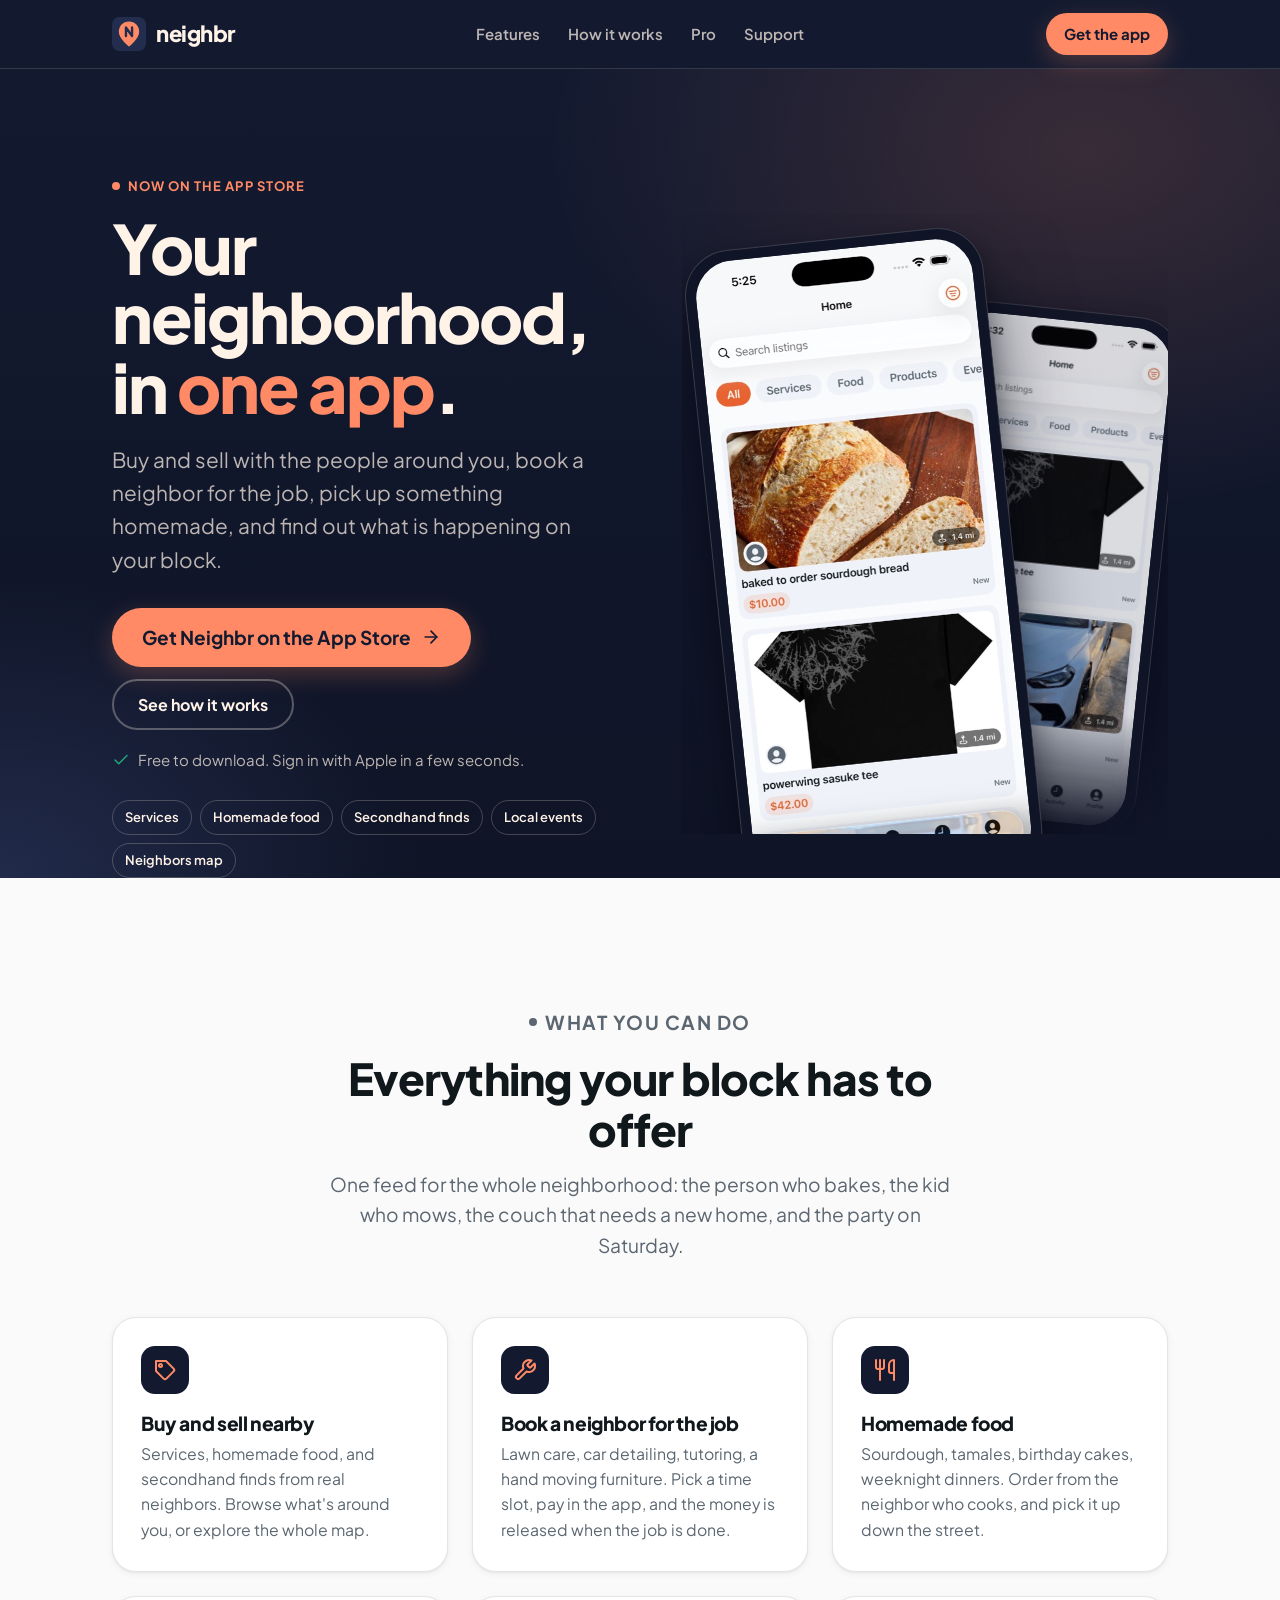
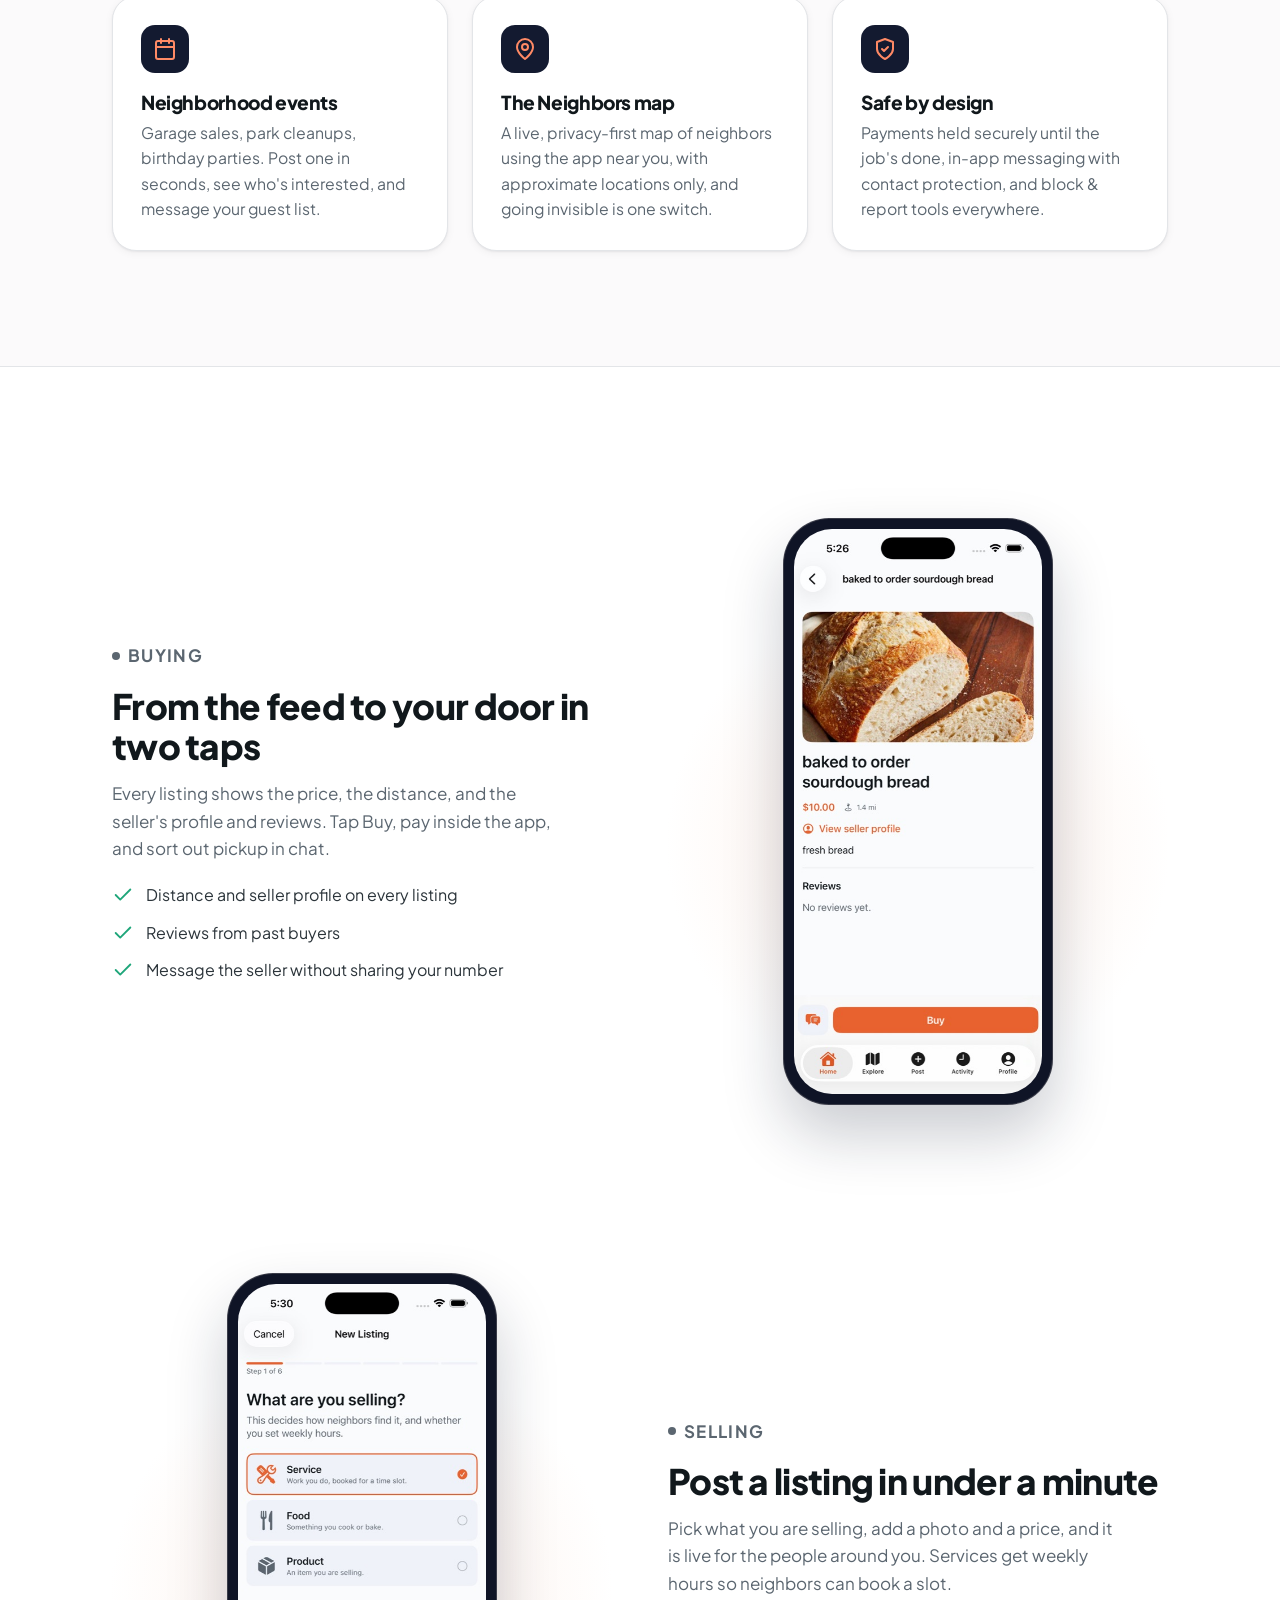
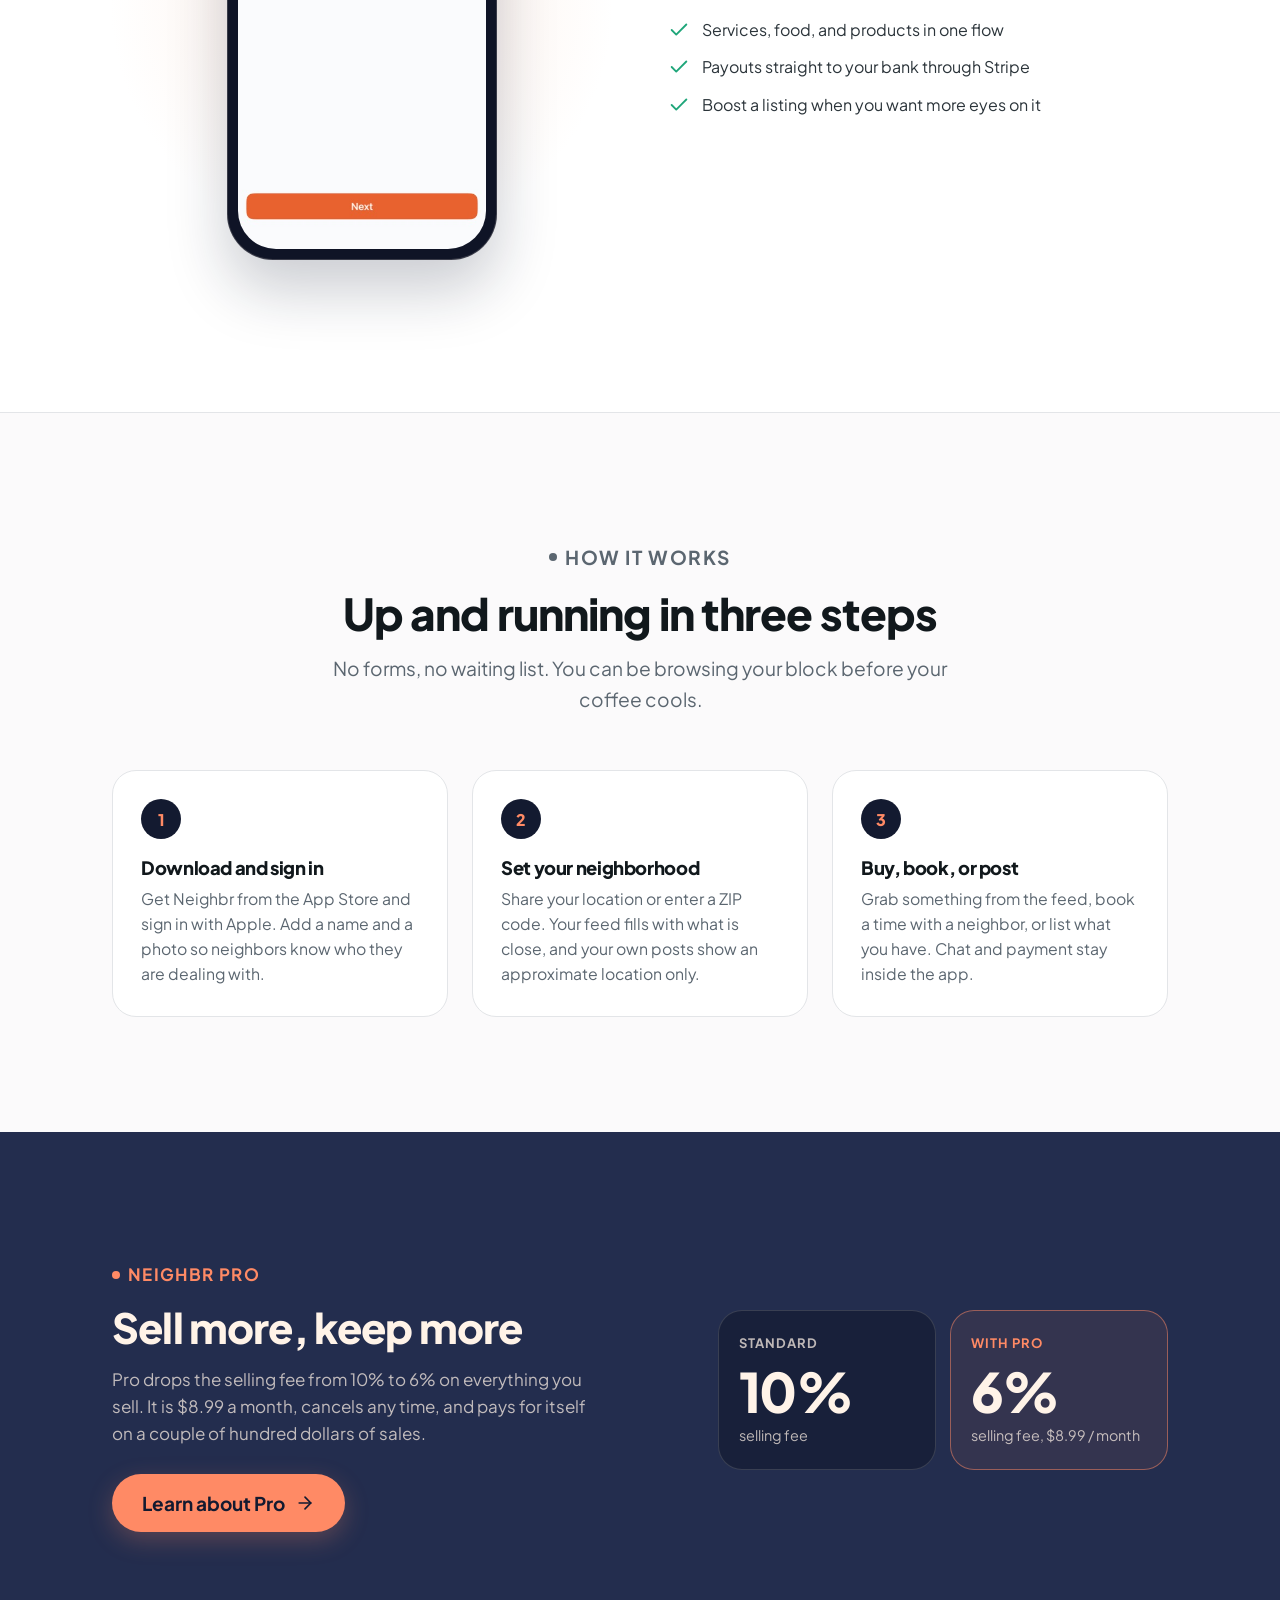
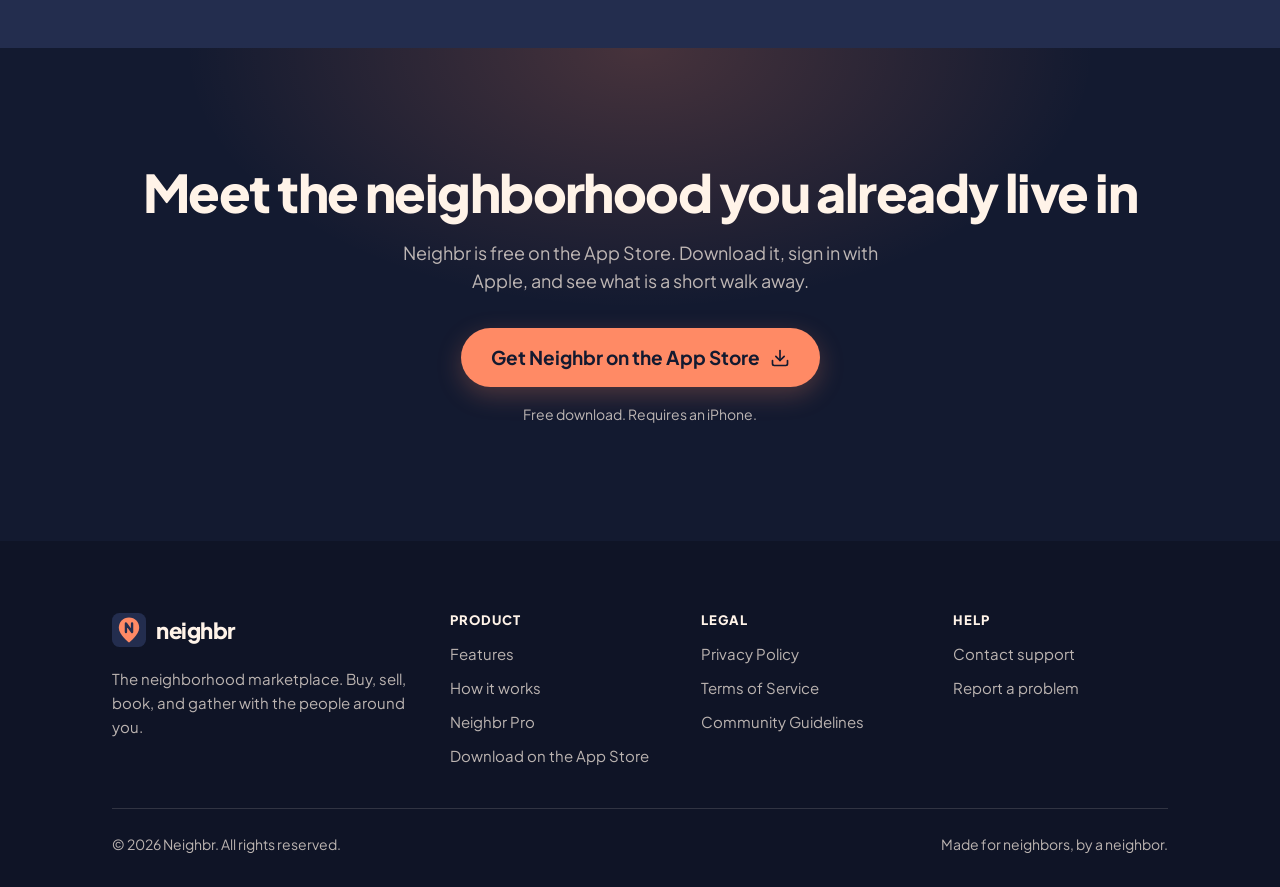
<file: index.html>
<!DOCTYPE html>
<html lang="en">
<head>
  <meta charset="utf-8">
  <meta name="viewport" content="width=device-width, initial-scale=1">
  <title>Neighbr: buy, sell, and book with the people next door</title>
  <meta name="description" content="Neighbr is the neighborhood marketplace. Buy and sell nearby, book a neighbor for the job, find homemade food and local events. Now on the App Store.">
  <link rel="canonical" href="https://neighbronline.com/">
  <meta name="theme-color" content="#131a30">
  <meta property="og:type" content="website">
  <meta property="og:site_name" content="Neighbr">
  <meta property="og:title" content="Neighbr: buy, sell, and book with the people next door">
  <meta property="og:description" content="The neighborhood marketplace. Buy and sell nearby, book a neighbor for the job, find homemade food and local events. Now on the App Store.">
  <meta property="og:url" content="https://neighbronline.com/">
  <meta property="og:image" content="https://neighbronline.com/assets/og.jpg">
  <meta property="og:image:width" content="1200">
  <meta property="og:image:height" content="630">
  <meta property="og:image:alt" content="Neighbr: your neighborhood, in one app. A phone showing the Neighbr home feed.">
  <meta name="twitter:card" content="summary_large_image">
  <meta name="twitter:title" content="Neighbr: buy, sell, and book with the people next door">
  <meta name="twitter:description" content="The neighborhood marketplace. Buy and sell nearby, book a neighbor for the job, find homemade food and local events. Now on the App Store.">
  <meta name="twitter:image" content="https://neighbronline.com/assets/og.jpg">
  <link rel="preconnect" href="https://fonts.googleapis.com">
  <link rel="preconnect" href="https://fonts.gstatic.com" crossorigin>
  <link rel="stylesheet" href="https://fonts.googleapis.com/css2?family=Plus+Jakarta+Sans:wght@500;600;700;800&display=swap">
  <link rel="stylesheet" href="styles.css">
  <link rel="icon" href="data:image/svg+xml,%3Csvg xmlns='http://www.w3.org/2000/svg' viewBox='0 0 100 100'%3E%3Crect width='100' height='100' rx='22' fill='%23232d4e'/%3E%3Cpath d='M50 13 C32.5 13 20 26.2 20 43.5 C20 64 50 87 50 87 C50 87 80 64 80 43.5 C80 26.2 67.5 13 50 13 Z' fill='%23ff8a65'/%3E%3Cpath d='M41 56 V31 L59 56 V31' fill='none' stroke='%23232d4e' stroke-width='7' stroke-linecap='round' stroke-linejoin='round'/%3E%3C/svg%3E">
</head>
<body>
  <a class="skip-link" href="#main">Skip to content</a>

  <header class="site-header">
    <div class="container inner">
      <a class="brand" href="index.html" aria-label="Neighbr home">
        <svg viewBox="0 0 100 100" aria-hidden="true">
          <rect width="100" height="100" rx="22" fill="#232d4e"/>
          <path d="M50 13 C32.5 13 20 26.2 20 43.5 C20 64 50 87 50 87 C50 87 80 64 80 43.5 C80 26.2 67.5 13 50 13 Z" fill="#ff8a65"/>
          <path d="M41 56 V31 L59 56 V31" fill="none" stroke="#232d4e" stroke-width="7" stroke-linecap="round" stroke-linejoin="round"/>
        </svg>
        <span>neighbr</span>
      </a>
      <nav class="site-nav" aria-label="Primary">
        <a href="index.html#features">Features</a>
        <a href="index.html#how">How it works</a>
        <a href="pro.html">Pro</a>
        <a href="mailto:lukzha4321@gmail.com">Support</a>
      </nav>
      <div class="header-cta">
        <a class="btn btn-primary dark btn-sm" href="https://apps.apple.com/us/app/id6793326395">Get the app</a>
        <details class="menu">
          <summary>
            <svg class="icon icon-open" viewBox="0 0 24 24" aria-hidden="true"><path d="M4 7h16"/><path d="M4 12h16"/><path d="M4 17h16"/></svg>
            <svg class="icon icon-close" viewBox="0 0 24 24" aria-hidden="true"><path d="M6 6l12 12"/><path d="M18 6 6 18"/></svg>
            <span class="visually-hidden">Menu</span>
          </summary>
          <nav class="menu-panel" aria-label="Site">
            <a href="index.html#features">Features</a>
            <a href="index.html#how">How it works</a>
            <a href="pro.html">Neighbr Pro</a>
            <a href="privacy.html">Privacy Policy</a>
            <a href="terms.html">Terms of Service</a>
            <a href="guidelines.html">Community Guidelines</a>
            <a href="mailto:lukzha4321@gmail.com">Support</a>
          </nav>
        </details>
      </div>
    </div>
  </header>

  <main id="main">
    <!-- Hero -->
    <section class="hero on-dark" aria-labelledby="hero-title">
      <div class="container hero-grid">
        <div class="hero-copy">
          <p class="eyebrow">Now on the App Store</p>
          <h1 id="hero-title">Your neighborhood, in <em>one app</em>.</h1>
          <p class="lede">Buy and sell with the people around you, book a neighbor for the job, pick up something homemade, and find out what is happening on your block.</p>
          <div class="btn-row">
            <a class="btn btn-primary" href="https://apps.apple.com/us/app/id6793326395">
              Get Neighbr on the App Store
              <svg class="icon" viewBox="0 0 24 24" aria-hidden="true"><path d="M5 12h14"/><path d="m12 5 7 7-7 7"/></svg>
            </a>
            <a class="btn btn-ghost" href="#how">See how it works</a>
          </div>
          <p class="hero-note">
            <svg class="icon" viewBox="0 0 24 24" aria-hidden="true"><path d="M20 6 9 17l-5-5"/></svg>
            Free to download. Sign in with Apple in a few seconds.
          </p>
          <ul class="hero-tags" aria-label="What you can find on Neighbr">
            <li>Services</li><li>Homemade food</li><li>Secondhand finds</li><li>Local events</li><li>Neighbors map</li>
          </ul>
        </div>
        <div class="hero-visual">
          <div class="phone-stack">
            <div class="phone phone-back">
              <img src="assets/04-more-listings.jpg" width="460" height="1000" alt="" loading="lazy">
            </div>
            <div class="phone phone-main">
              <img src="assets/01-home.jpg" width="460" height="1000" alt="The Neighbr home feed showing nearby listings for sourdough bread and a tee shirt, each 1.4 miles away" fetchpriority="high">
            </div>
          </div>
        </div>
      </div>
    </section>

    <!-- Features -->
    <section class="section" id="features" aria-labelledby="features-title">
      <div class="container">
        <div class="section-head center">
          <p class="eyebrow">What you can do</p>
          <h2 id="features-title">Everything your block has to offer</h2>
          <p>One feed for the whole neighborhood: the person who bakes, the kid who mows, the couch that needs a new home, and the party on Saturday.</p>
        </div>
        <div class="features-grid">
          <article class="feature">
            <div class="feature-icon"><svg class="icon" viewBox="0 0 24 24" aria-hidden="true"><path d="M20.6 13.4 13.4 20.6a2 2 0 0 1-2.8 0L3 13V3h10l7.6 7.6a2 2 0 0 1 0 2.8Z"/><circle cx="7.5" cy="7.5" r="1.5"/></svg></div>
            <h3>Buy and sell nearby</h3>
            <p>Services, homemade food, and secondhand finds from real neighbors. Browse what's around you, or explore the whole map.</p>
          </article>
          <article class="feature">
            <div class="feature-icon"><svg class="icon" viewBox="0 0 24 24" aria-hidden="true"><path d="M14.7 6.3a1 1 0 0 0 0 1.4l1.6 1.6a1 1 0 0 0 1.4 0l3.77-3.77a6 6 0 0 1-7.94 7.94l-6.91 6.91a2.12 2.12 0 0 1-3-3l6.91-6.91a6 6 0 0 1 7.94-7.94l-3.76 3.76z"/></svg></div>
            <h3>Book a neighbor for the job</h3>
            <p>Lawn care, car detailing, tutoring, a hand moving furniture. Pick a time slot, pay in the app, and the money is released when the job is done.</p>
          </article>
          <article class="feature">
            <div class="feature-icon"><svg class="icon" viewBox="0 0 24 24" aria-hidden="true"><path d="M3 2v7c0 1.1.9 2 2 2h4a2 2 0 0 0 2-2V2"/><path d="M7 2v20"/><path d="M21 15V2a5 5 0 0 0-5 5v6c0 1.1.9 2 2 2h3Zm0 0v7"/></svg></div>
            <h3>Homemade food</h3>
            <p>Sourdough, tamales, birthday cakes, weeknight dinners. Order from the neighbor who cooks, and pick it up down the street.</p>
          </article>
          <article class="feature">
            <div class="feature-icon"><svg class="icon" viewBox="0 0 24 24" aria-hidden="true"><rect x="3" y="4" width="18" height="18" rx="2"/><path d="M16 2v4"/><path d="M8 2v4"/><path d="M3 10h18"/></svg></div>
            <h3>Neighborhood events</h3>
            <p>Garage sales, park cleanups, birthday parties. Post one in seconds, see who's interested, and message your guest list.</p>
          </article>
          <article class="feature">
            <div class="feature-icon"><svg class="icon" viewBox="0 0 24 24" aria-hidden="true"><path d="M20 10c0 6-8 12-8 12s-8-6-8-12a8 8 0 0 1 16 0Z"/><circle cx="12" cy="10" r="3"/></svg></div>
            <h3>The Neighbors map</h3>
            <p>A live, privacy-first map of neighbors using the app near you, with approximate locations only, and going invisible is one switch.</p>
          </article>
          <article class="feature">
            <div class="feature-icon"><svg class="icon" viewBox="0 0 24 24" aria-hidden="true"><path d="M12 22s8-4 8-10V5l-8-3-8 3v7c0 6 8 10 8 10z"/><path d="m9 12 2 2 4-4"/></svg></div>
            <h3>Safe by design</h3>
            <p>Payments held securely until the job's done, in-app messaging with contact protection, and block &amp; report tools everywhere.</p>
          </article>
        </div>
      </div>
    </section>

    <!-- Showcase -->
    <section class="section showcase" aria-labelledby="showcase-title">
      <div class="container">
        <h2 id="showcase-title" class="visually-hidden">A closer look at the app</h2>

        <div class="show-row">
          <div class="show-copy">
            <p class="eyebrow">Buying</p>
            <h3>From the feed to your door in two taps</h3>
            <p>Every listing shows the price, the distance, and the seller's profile and reviews. Tap Buy, pay inside the app, and sort out pickup in chat.</p>
            <ul>
              <li><svg class="icon" viewBox="0 0 24 24" aria-hidden="true"><path d="M20 6 9 17l-5-5"/></svg><span>Distance and seller profile on every listing</span></li>
              <li><svg class="icon" viewBox="0 0 24 24" aria-hidden="true"><path d="M20 6 9 17l-5-5"/></svg><span>Reviews from past buyers</span></li>
              <li><svg class="icon" viewBox="0 0 24 24" aria-hidden="true"><path d="M20 6 9 17l-5-5"/></svg><span>Message the seller without sharing your number</span></li>
            </ul>
          </div>
          <div class="show-shot">
            <div class="phone">
              <img src="assets/02-detail.jpg" width="460" height="1000" alt="A listing detail screen for baked to order sourdough bread, $10.00, 1.4 miles away, with a Buy button" loading="lazy">
            </div>
          </div>
        </div>

        <div class="show-row flip">
          <div class="show-copy">
            <p class="eyebrow">Selling</p>
            <h3>Post a listing in under a minute</h3>
            <p>Pick what you are selling, add a photo and a price, and it is live for the people around you. Services get weekly hours so neighbors can book a slot.</p>
            <ul>
              <li><svg class="icon" viewBox="0 0 24 24" aria-hidden="true"><path d="M20 6 9 17l-5-5"/></svg><span>Services, food, and products in one flow</span></li>
              <li><svg class="icon" viewBox="0 0 24 24" aria-hidden="true"><path d="M20 6 9 17l-5-5"/></svg><span>Payouts straight to your bank through Stripe</span></li>
              <li><svg class="icon" viewBox="0 0 24 24" aria-hidden="true"><path d="M20 6 9 17l-5-5"/></svg><span>Boost a listing when you want more eyes on it</span></li>
            </ul>
          </div>
          <div class="show-shot">
            <div class="phone">
              <img src="assets/03-post.jpg" width="460" height="1000" alt="The New Listing screen asking what you are selling, with Service, Food, and Product options" loading="lazy">
            </div>
          </div>
        </div>
      </div>
    </section>

    <!-- How it works -->
    <section class="section" id="how" aria-labelledby="how-title">
      <div class="container">
        <div class="section-head center">
          <p class="eyebrow">How it works</p>
          <h2 id="how-title">Up and running in three steps</h2>
          <p>No forms, no waiting list. You can be browsing your block before your coffee cools.</p>
        </div>
        <ol class="steps">
          <li class="step">
            <span class="step-num" aria-hidden="true">1</span>
            <h3>Download and sign in</h3>
            <p>Get Neighbr from the App Store and sign in with Apple. Add a name and a photo so neighbors know who they are dealing with.</p>
          </li>
          <li class="step">
            <span class="step-num" aria-hidden="true">2</span>
            <h3>Set your neighborhood</h3>
            <p>Share your location or enter a ZIP code. Your feed fills with what is close, and your own posts show an approximate location only.</p>
          </li>
          <li class="step">
            <span class="step-num" aria-hidden="true">3</span>
            <h3>Buy, book, or post</h3>
            <p>Grab something from the feed, book a time with a neighbor, or list what you have. Chat and payment stay inside the app.</p>
          </li>
        </ol>
      </div>
    </section>

    <!-- Pro band -->
    <section class="section pro-band on-dark" aria-labelledby="pro-title">
      <div class="container inner">
        <div>
          <p class="eyebrow">Neighbr Pro</p>
          <h2 id="pro-title">Sell more, keep more</h2>
          <p>Pro drops the selling fee from 10% to 6% on everything you sell. It is $8.99 a month, cancels any time, and pays for itself on a couple of hundred dollars of sales.</p>
          <div class="btn-row">
            <a class="btn btn-primary" href="pro.html">
              Learn about Pro
              <svg class="icon" viewBox="0 0 24 24" aria-hidden="true"><path d="M5 12h14"/><path d="m12 5 7 7-7 7"/></svg>
            </a>
          </div>
        </div>
        <div class="fee-compare" aria-label="Selling fee comparison">
          <div class="fee">
            <div class="label">Standard</div>
            <div class="num">10%</div>
            <div class="sub">selling fee</div>
          </div>
          <div class="fee pro">
            <div class="label">With Pro</div>
            <div class="num">6%</div>
            <div class="sub">selling fee, $8.99 / month</div>
          </div>
        </div>
      </div>
    </section>

    <!-- Closing CTA -->
    <section class="section cta-band on-dark" aria-labelledby="cta-title">
      <div class="container">
        <h2 id="cta-title">Meet the neighborhood you already live in</h2>
        <p>Neighbr is free on the App Store. Download it, sign in with Apple, and see what is a short walk away.</p>
        <div class="btn-row">
          <a class="btn btn-primary" href="https://apps.apple.com/us/app/id6793326395">
            Get Neighbr on the App Store
            <svg class="icon" viewBox="0 0 24 24" aria-hidden="true"><path d="M21 15v4a2 2 0 0 1-2 2H5a2 2 0 0 1-2-2v-4"/><path d="m7 10 5 5 5-5"/><path d="M12 15V3"/></svg>
          </a>
        </div>
        <p class="fine">Free download. Requires an iPhone.</p>
      </div>
    </section>
  </main>

  <footer class="site-footer">
    <div class="container">
      <div class="footer-grid">
        <div class="footer-brand">
          <a class="brand" href="index.html" aria-label="Neighbr home">
            <svg viewBox="0 0 100 100" aria-hidden="true">
              <rect width="100" height="100" rx="22" fill="#232d4e"/>
              <path d="M50 13 C32.5 13 20 26.2 20 43.5 C20 64 50 87 50 87 C50 87 80 64 80 43.5 C80 26.2 67.5 13 50 13 Z" fill="#ff8a65"/>
              <path d="M41 56 V31 L59 56 V31" fill="none" stroke="#232d4e" stroke-width="7" stroke-linecap="round" stroke-linejoin="round"/>
            </svg>
            <span>neighbr</span>
          </a>
          <p>The neighborhood marketplace. Buy, sell, book, and gather with the people around you.</p>
        </div>
        <div class="footer-col">
          <h3>Product</h3>
          <ul>
            <li><a href="index.html#features">Features</a></li>
            <li><a href="index.html#how">How it works</a></li>
            <li><a href="pro.html">Neighbr Pro</a></li>
            <li><a href="https://apps.apple.com/us/app/id6793326395">Download on the App Store</a></li>
          </ul>
        </div>
        <div class="footer-col">
          <h3>Legal</h3>
          <ul>
            <li><a href="privacy.html">Privacy Policy</a></li>
            <li><a href="terms.html">Terms of Service</a></li>
            <li><a href="guidelines.html">Community Guidelines</a></li>
          </ul>
        </div>
        <div class="footer-col">
          <h3>Help</h3>
          <ul>
            <li><a href="mailto:lukzha4321@gmail.com">Contact support</a></li>
            <li><a href="mailto:lukzha4321@gmail.com">Report a problem</a></li>
          </ul>
        </div>
      </div>
      <div class="footer-bottom">
        <span>&copy; 2026 Neighbr. All rights reserved.</span>
        <span>Made for neighbors, by a neighbor.</span>
      </div>
    </div>
  </footer>
</body>
</html>
</file>
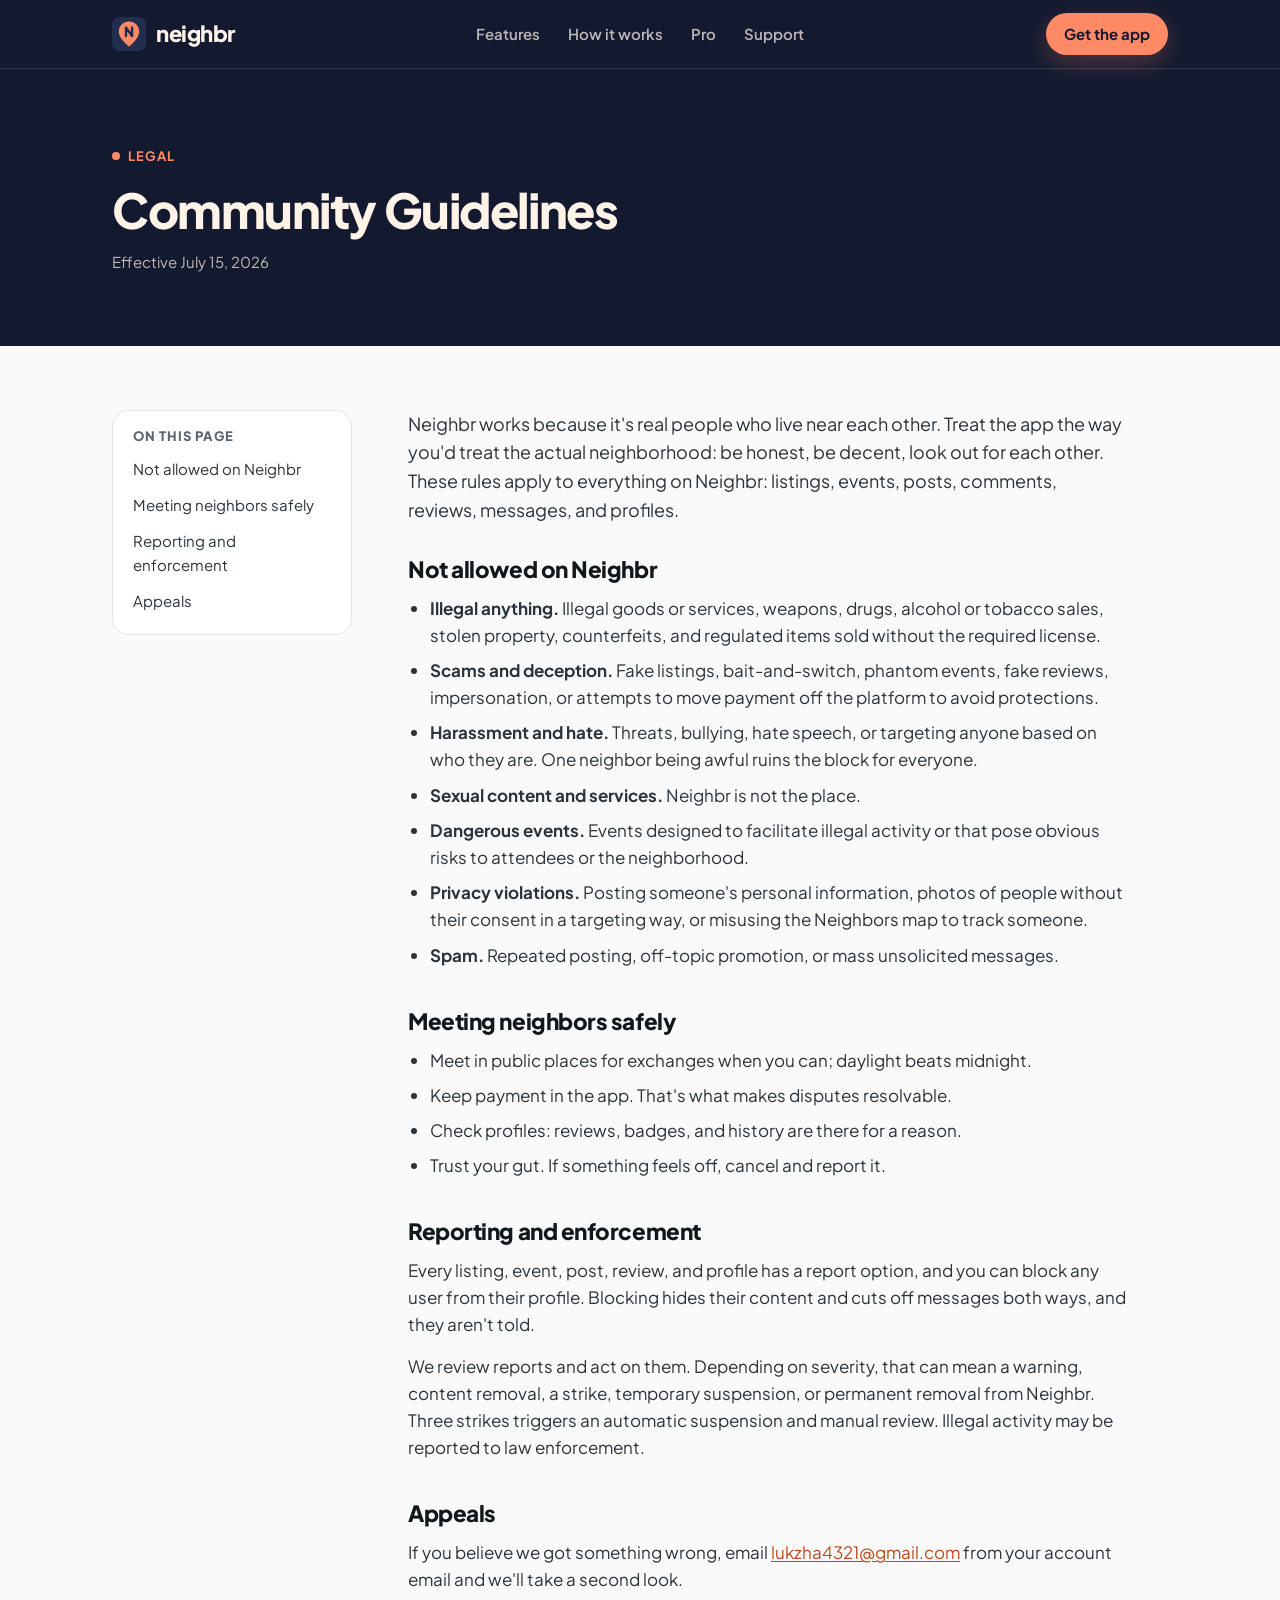
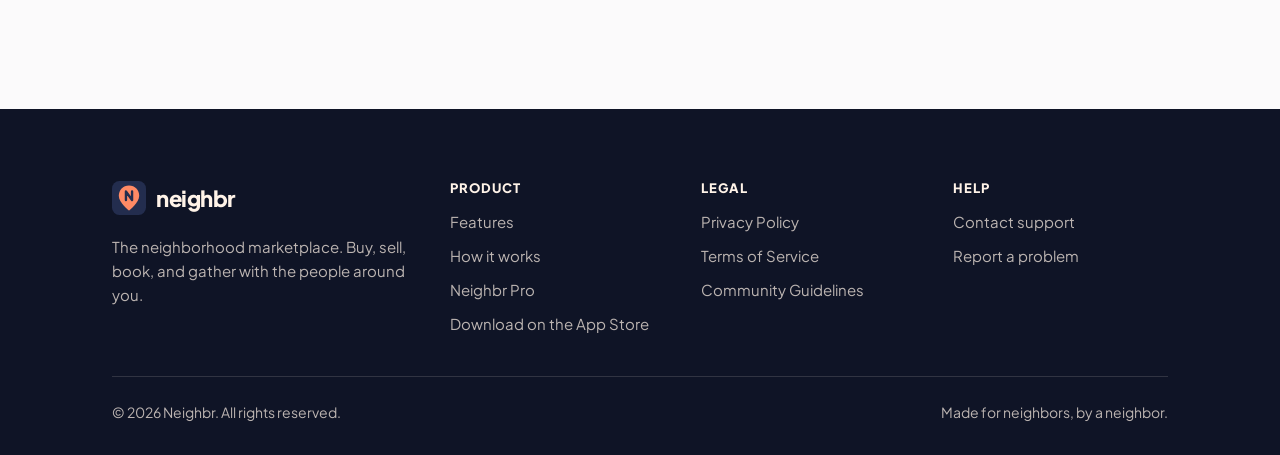
<file: guidelines.html>
<!DOCTYPE html>
<html lang="en">
<head>
  <meta charset="utf-8">
  <meta name="viewport" content="width=device-width, initial-scale=1">
  <title>Community Guidelines: Neighbr</title>
  <meta name="description" content="The rules for listings, events, posts, messages, and profiles on Neighbr.">
  <link rel="canonical" href="https://neighbronline.com/guidelines.html">
  <meta name="theme-color" content="#131a30">
  <link rel="preconnect" href="https://fonts.googleapis.com">
  <link rel="preconnect" href="https://fonts.gstatic.com" crossorigin>
  <link rel="stylesheet" href="https://fonts.googleapis.com/css2?family=Plus+Jakarta+Sans:wght@500;600;700;800&display=swap">
  <link rel="stylesheet" href="styles.css">
  <link rel="icon" href="data:image/svg+xml,%3Csvg xmlns='http://www.w3.org/2000/svg' viewBox='0 0 100 100'%3E%3Crect width='100' height='100' rx='22' fill='%23232d4e'/%3E%3Cpath d='M50 13 C32.5 13 20 26.2 20 43.5 C20 64 50 87 50 87 C50 87 80 64 80 43.5 C80 26.2 67.5 13 50 13 Z' fill='%23ff8a65'/%3E%3Cpath d='M41 56 V31 L59 56 V31' fill='none' stroke='%23232d4e' stroke-width='7' stroke-linecap='round' stroke-linejoin='round'/%3E%3C/svg%3E">
</head>
<body>
  <a class="skip-link" href="#main">Skip to content</a>

  <header class="site-header">
    <div class="container inner">
      <a class="brand" href="index.html" aria-label="Neighbr home">
        <svg viewBox="0 0 100 100" aria-hidden="true">
          <rect width="100" height="100" rx="22" fill="#232d4e"/>
          <path d="M50 13 C32.5 13 20 26.2 20 43.5 C20 64 50 87 50 87 C50 87 80 64 80 43.5 C80 26.2 67.5 13 50 13 Z" fill="#ff8a65"/>
          <path d="M41 56 V31 L59 56 V31" fill="none" stroke="#232d4e" stroke-width="7" stroke-linecap="round" stroke-linejoin="round"/>
        </svg>
        <span>neighbr</span>
      </a>
      <nav class="site-nav" aria-label="Primary">
        <a href="index.html#features">Features</a>
        <a href="index.html#how">How it works</a>
        <a href="pro.html">Pro</a>
        <a href="mailto:lukzha4321@gmail.com">Support</a>
      </nav>
      <div class="header-cta">
        <a class="btn btn-primary dark btn-sm" href="https://apps.apple.com/us/app/id6793326395">Get the app</a>
        <details class="menu">
          <summary>
            <svg class="icon icon-open" viewBox="0 0 24 24" aria-hidden="true"><path d="M4 7h16"/><path d="M4 12h16"/><path d="M4 17h16"/></svg>
            <svg class="icon icon-close" viewBox="0 0 24 24" aria-hidden="true"><path d="M6 6l12 12"/><path d="M18 6 6 18"/></svg>
            <span class="visually-hidden">Menu</span>
          </summary>
          <nav class="menu-panel" aria-label="Site">
            <a href="index.html#features">Features</a>
            <a href="index.html#how">How it works</a>
            <a href="pro.html">Neighbr Pro</a>
            <a href="privacy.html">Privacy Policy</a>
            <a href="terms.html">Terms of Service</a>
            <a href="guidelines.html" aria-current="page">Community Guidelines</a>
            <a href="mailto:lukzha4321@gmail.com">Support</a>
          </nav>
        </details>
      </div>
    </div>
  </header>

  <main id="main">
    <section class="doc-hero" aria-labelledby="doc-title">
      <div class="container">
        <p class="eyebrow">Legal</p>
        <h1 id="doc-title">Community Guidelines</h1>
        <p class="updated">Effective July 15, 2026</p>
      </div>
    </section>

    <div class="container doc-layout">
      <nav class="toc" aria-labelledby="toc-title">
        <h2 id="toc-title">On this page</h2>
        <ol>
          <li><a href="#not-allowed-on-neighbr">Not allowed on Neighbr</a></li>
          <li><a href="#meeting-neighbors-safely">Meeting neighbors safely</a></li>
          <li><a href="#reporting-and-enforcement">Reporting and enforcement</a></li>
          <li><a href="#appeals">Appeals</a></li>
        </ol>
      </nav>

      <article class="doc">
    <p>Neighbr works because it's real people who live near each other. Treat the app the
    way you'd treat the actual neighborhood: be honest, be decent, look out for each other.
    These rules apply to everything on Neighbr: listings, events, posts, comments,
    reviews, messages, and profiles.</p>

    <h2 id="not-allowed-on-neighbr">Not allowed on Neighbr</h2>
    <ul>
      <li><strong>Illegal anything.</strong> Illegal goods or services, weapons, drugs,
      alcohol or tobacco sales, stolen property, counterfeits, and regulated items sold
      without the required license.</li>
      <li><strong>Scams and deception.</strong> Fake listings, bait-and-switch, phantom
      events, fake reviews, impersonation, or attempts to move payment off the platform to
      avoid protections.</li>
      <li><strong>Harassment and hate.</strong> Threats, bullying, hate speech, or targeting
      anyone based on who they are. One neighbor being awful ruins the block for everyone.</li>
      <li><strong>Sexual content and services.</strong> Neighbr is not the place.</li>
      <li><strong>Dangerous events.</strong> Events designed to facilitate illegal activity
      or that pose obvious risks to attendees or the neighborhood.</li>
      <li><strong>Privacy violations.</strong> Posting someone's personal information,
      photos of people without their consent in a targeting way, or misusing the Neighbors
      map to track someone.</li>
      <li><strong>Spam.</strong> Repeated posting, off-topic promotion, or mass unsolicited
      messages.</li>
    </ul>

    <h2 id="meeting-neighbors-safely">Meeting neighbors safely</h2>
    <ul>
      <li>Meet in public places for exchanges when you can; daylight beats midnight.</li>
      <li>Keep payment in the app. That's what makes disputes resolvable.</li>
      <li>Check profiles: reviews, badges, and history are there for a reason.</li>
      <li>Trust your gut. If something feels off, cancel and report it.</li>
    </ul>

    <h2 id="reporting-and-enforcement">Reporting and enforcement</h2>
    <p>Every listing, event, post, review, and profile has a report option, and you can
    block any user from their profile. Blocking hides their content and cuts off messages
    both ways, and they aren't told.</p>
    <p>We review reports and act on them. Depending on severity, that can mean a warning,
    content removal, a strike, temporary suspension, or permanent removal from Neighbr.
    Three strikes triggers an automatic suspension and manual review. Illegal activity may
    be reported to law enforcement.</p>

    <h2 id="appeals">Appeals</h2>
    <p>If you believe we got something wrong, email
    <a href="mailto:lukzha4321@gmail.com">lukzha4321@gmail.com</a> from your account email
    and we'll take a second look.</p>
      </article>
    </div>
  </main>

  <footer class="site-footer">
    <div class="container">
      <div class="footer-grid">
        <div class="footer-brand">
          <a class="brand" href="index.html" aria-label="Neighbr home">
            <svg viewBox="0 0 100 100" aria-hidden="true">
          <rect width="100" height="100" rx="22" fill="#232d4e"/>
          <path d="M50 13 C32.5 13 20 26.2 20 43.5 C20 64 50 87 50 87 C50 87 80 64 80 43.5 C80 26.2 67.5 13 50 13 Z" fill="#ff8a65"/>
          <path d="M41 56 V31 L59 56 V31" fill="none" stroke="#232d4e" stroke-width="7" stroke-linecap="round" stroke-linejoin="round"/>
        </svg>
            <span>neighbr</span>
          </a>
          <p>The neighborhood marketplace. Buy, sell, book, and gather with the people around you.</p>
        </div>
        <div class="footer-col">
          <h3>Product</h3>
          <ul>
            <li><a href="index.html#features">Features</a></li>
            <li><a href="index.html#how">How it works</a></li>
            <li><a href="pro.html">Neighbr Pro</a></li>
            <li><a href="https://apps.apple.com/us/app/id6793326395">Download on the App Store</a></li>
          </ul>
        </div>
        <div class="footer-col">
          <h3>Legal</h3>
          <ul>
            <li><a href="privacy.html">Privacy Policy</a></li>
            <li><a href="terms.html">Terms of Service</a></li>
            <li><a href="guidelines.html" aria-current="page">Community Guidelines</a></li>
          </ul>
        </div>
        <div class="footer-col">
          <h3>Help</h3>
          <ul>
            <li><a href="mailto:lukzha4321@gmail.com">Contact support</a></li>
            <li><a href="mailto:lukzha4321@gmail.com">Report a problem</a></li>
          </ul>
        </div>
      </div>
      <div class="footer-bottom">
        <span>&copy; 2026 Neighbr. All rights reserved.</span>
        <span>Made for neighbors, by a neighbor.</span>
      </div>
    </div>
  </footer>
</body>
</html>
</file>
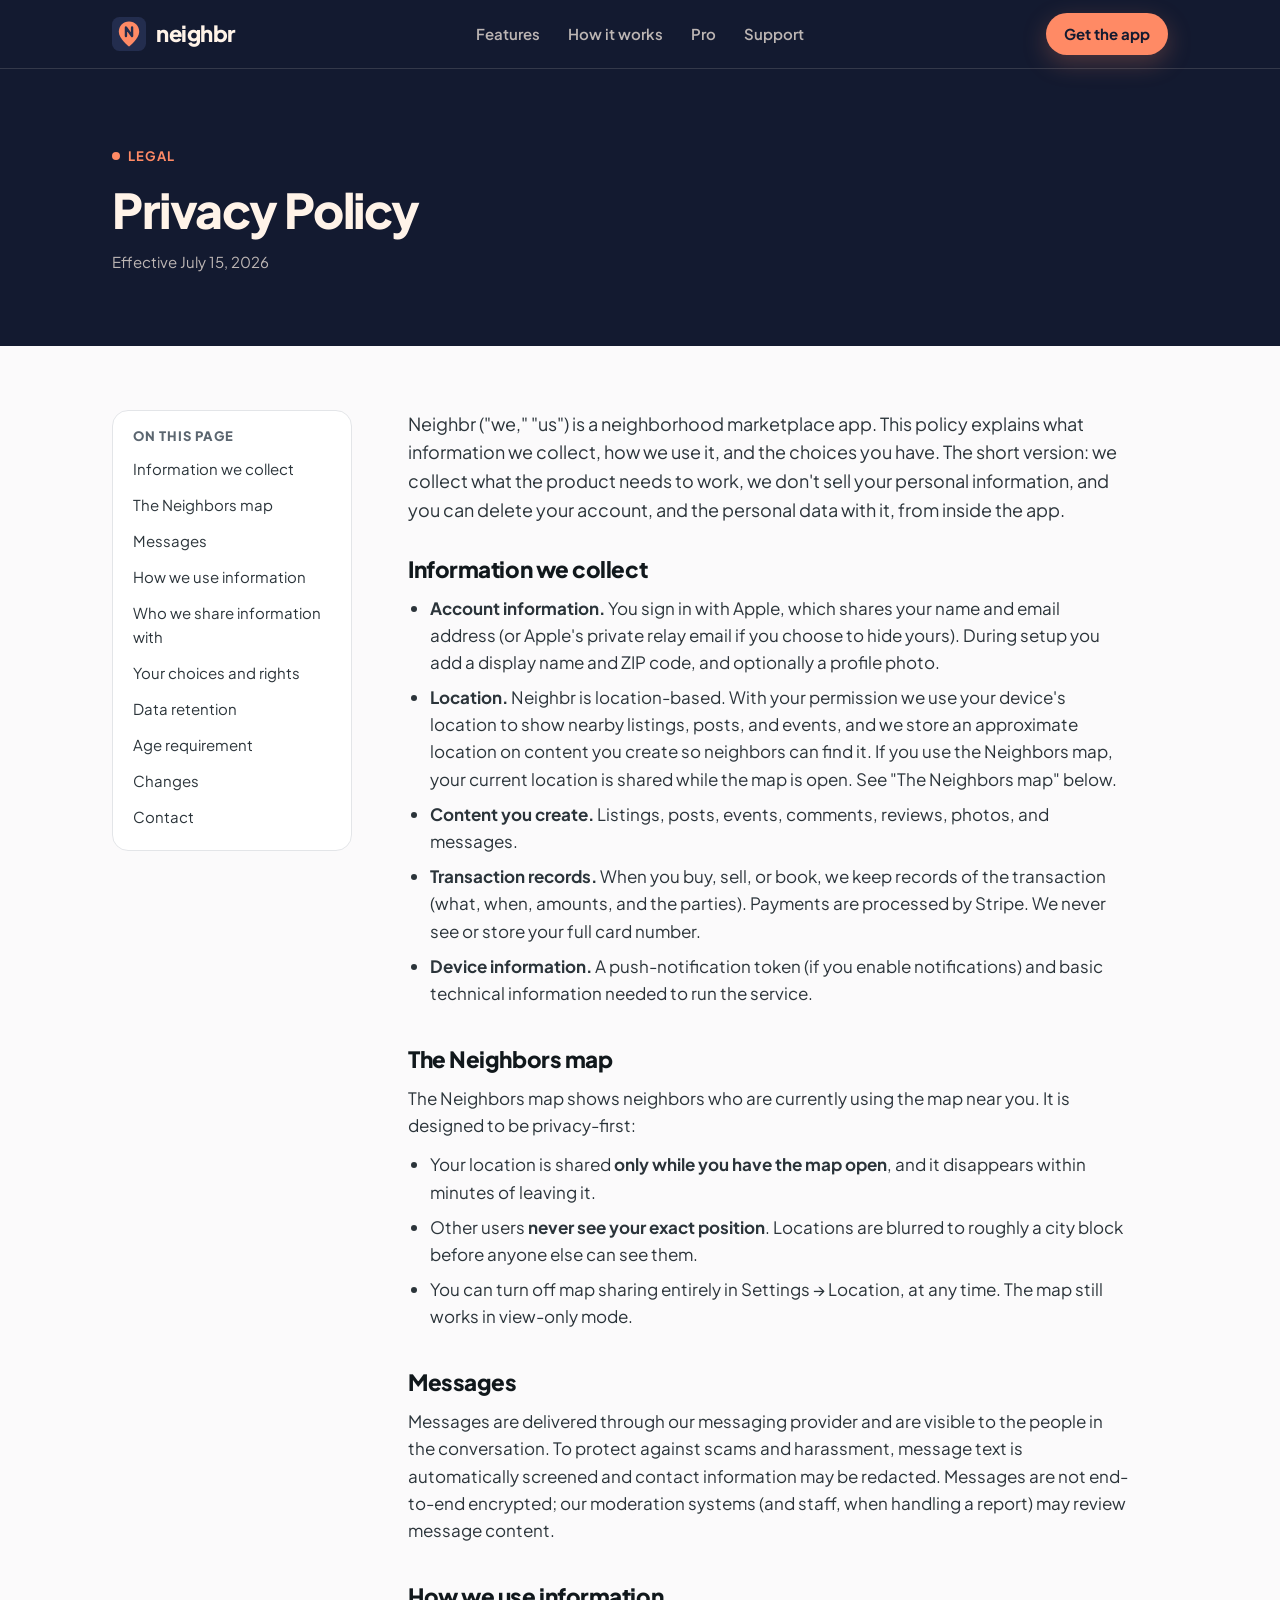
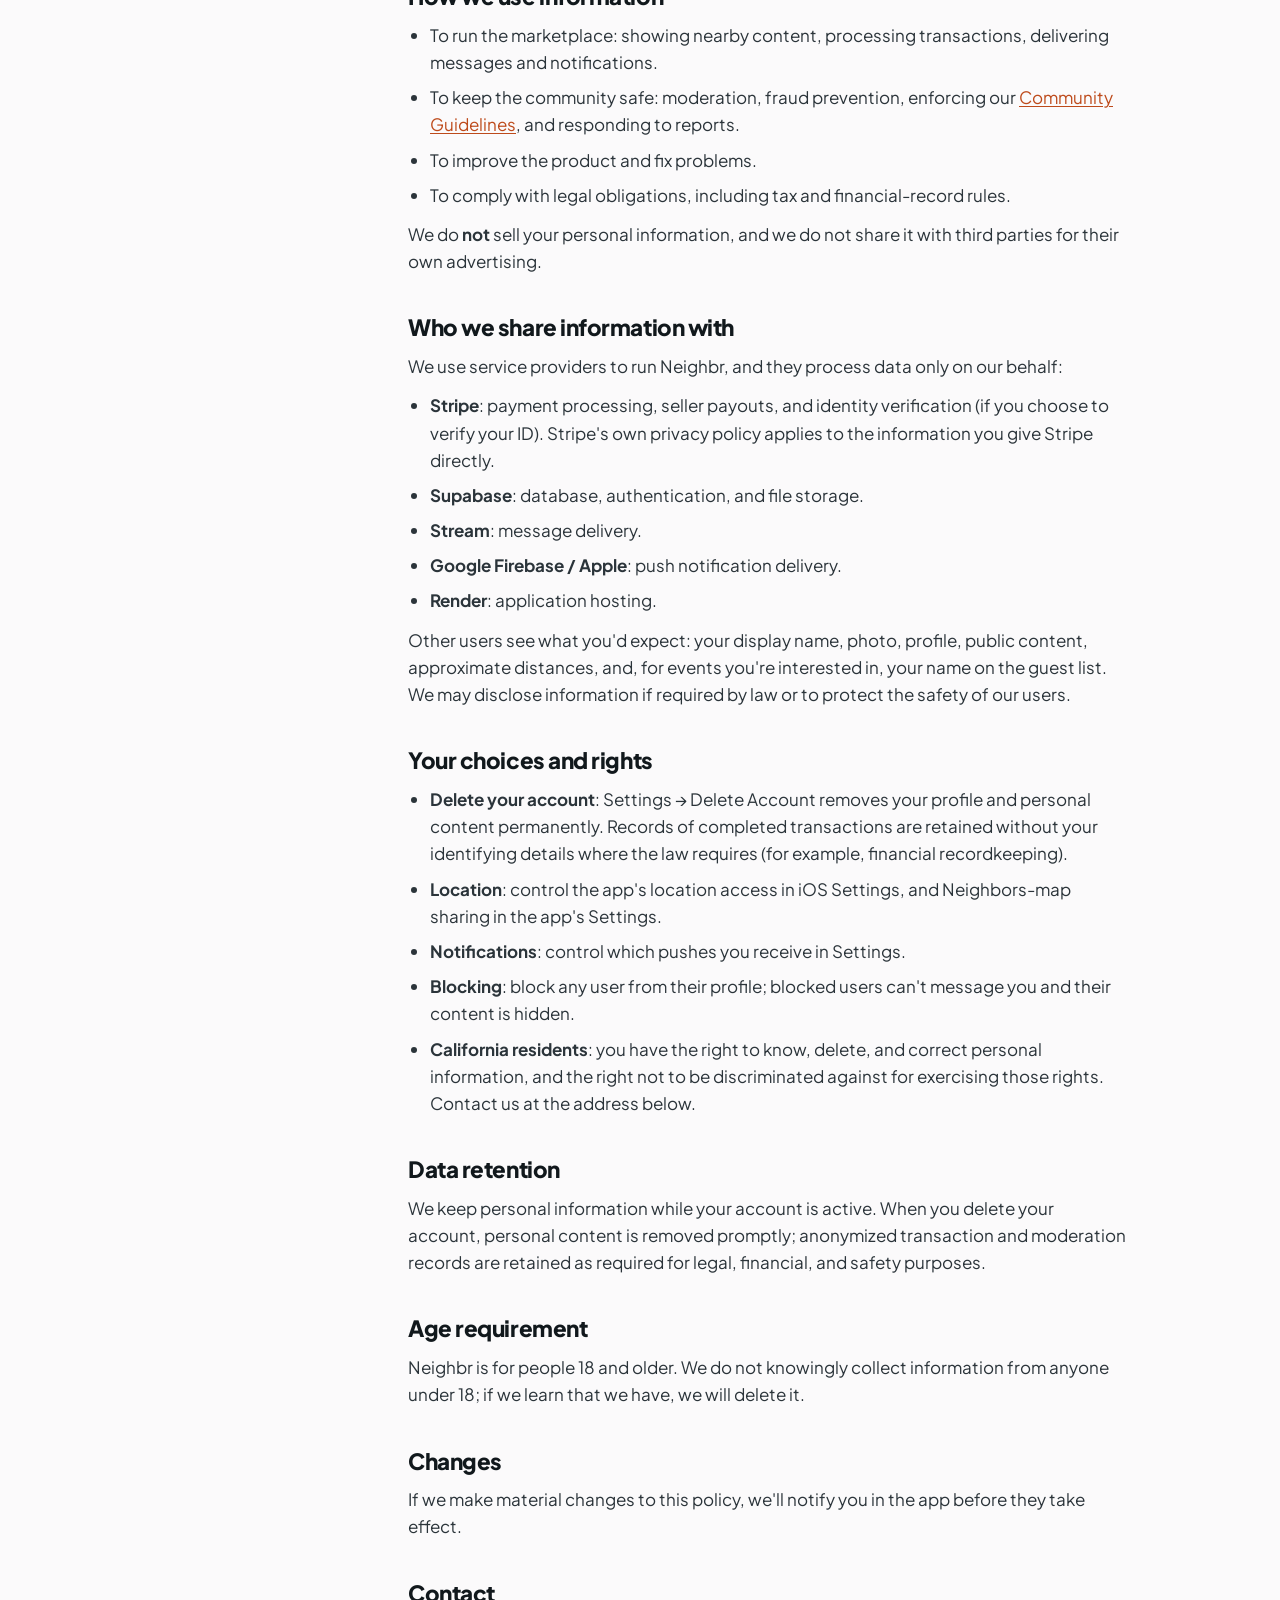
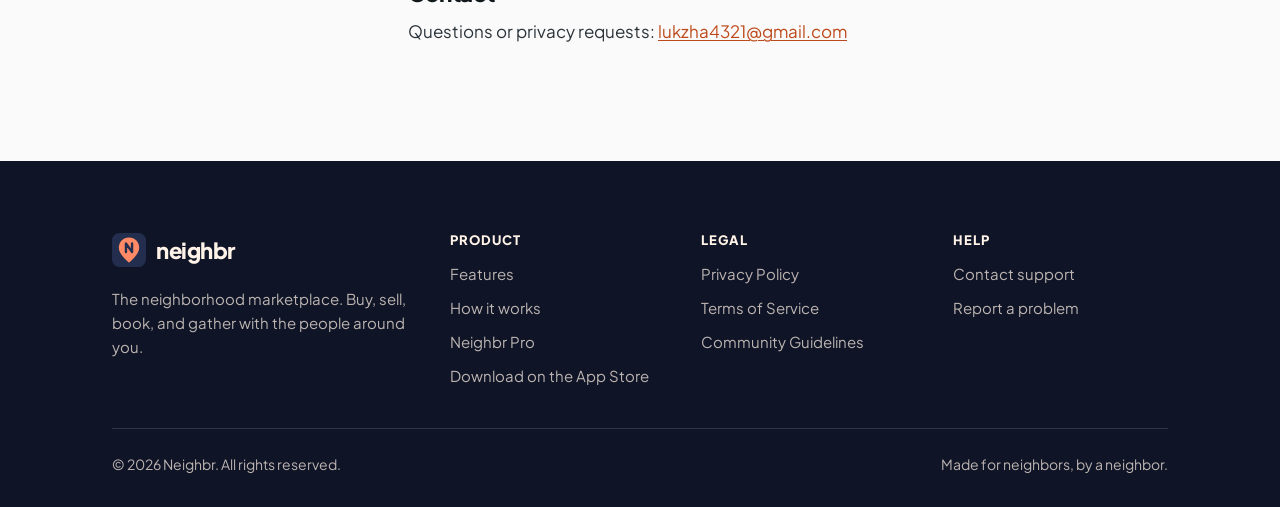
<file: privacy.html>
<!DOCTYPE html>
<html lang="en">
<head>
  <meta charset="utf-8">
  <meta name="viewport" content="width=device-width, initial-scale=1">
  <title>Privacy Policy: Neighbr</title>
  <meta name="description" content="How Neighbr collects, uses, and protects your information, and the choices you have.">
  <link rel="canonical" href="https://neighbronline.com/privacy.html">
  <meta name="theme-color" content="#131a30">
  <link rel="preconnect" href="https://fonts.googleapis.com">
  <link rel="preconnect" href="https://fonts.gstatic.com" crossorigin>
  <link rel="stylesheet" href="https://fonts.googleapis.com/css2?family=Plus+Jakarta+Sans:wght@500;600;700;800&display=swap">
  <link rel="stylesheet" href="styles.css">
  <link rel="icon" href="data:image/svg+xml,%3Csvg xmlns='http://www.w3.org/2000/svg' viewBox='0 0 100 100'%3E%3Crect width='100' height='100' rx='22' fill='%23232d4e'/%3E%3Cpath d='M50 13 C32.5 13 20 26.2 20 43.5 C20 64 50 87 50 87 C50 87 80 64 80 43.5 C80 26.2 67.5 13 50 13 Z' fill='%23ff8a65'/%3E%3Cpath d='M41 56 V31 L59 56 V31' fill='none' stroke='%23232d4e' stroke-width='7' stroke-linecap='round' stroke-linejoin='round'/%3E%3C/svg%3E">
</head>
<body>
  <a class="skip-link" href="#main">Skip to content</a>

  <header class="site-header">
    <div class="container inner">
      <a class="brand" href="index.html" aria-label="Neighbr home">
        <svg viewBox="0 0 100 100" aria-hidden="true">
          <rect width="100" height="100" rx="22" fill="#232d4e"/>
          <path d="M50 13 C32.5 13 20 26.2 20 43.5 C20 64 50 87 50 87 C50 87 80 64 80 43.5 C80 26.2 67.5 13 50 13 Z" fill="#ff8a65"/>
          <path d="M41 56 V31 L59 56 V31" fill="none" stroke="#232d4e" stroke-width="7" stroke-linecap="round" stroke-linejoin="round"/>
        </svg>
        <span>neighbr</span>
      </a>
      <nav class="site-nav" aria-label="Primary">
        <a href="index.html#features">Features</a>
        <a href="index.html#how">How it works</a>
        <a href="pro.html">Pro</a>
        <a href="mailto:lukzha4321@gmail.com">Support</a>
      </nav>
      <div class="header-cta">
        <a class="btn btn-primary dark btn-sm" href="https://apps.apple.com/us/app/id6793326395">Get the app</a>
        <details class="menu">
          <summary>
            <svg class="icon icon-open" viewBox="0 0 24 24" aria-hidden="true"><path d="M4 7h16"/><path d="M4 12h16"/><path d="M4 17h16"/></svg>
            <svg class="icon icon-close" viewBox="0 0 24 24" aria-hidden="true"><path d="M6 6l12 12"/><path d="M18 6 6 18"/></svg>
            <span class="visually-hidden">Menu</span>
          </summary>
          <nav class="menu-panel" aria-label="Site">
            <a href="index.html#features">Features</a>
            <a href="index.html#how">How it works</a>
            <a href="pro.html">Neighbr Pro</a>
            <a href="privacy.html" aria-current="page">Privacy Policy</a>
            <a href="terms.html">Terms of Service</a>
            <a href="guidelines.html">Community Guidelines</a>
            <a href="mailto:lukzha4321@gmail.com">Support</a>
          </nav>
        </details>
      </div>
    </div>
  </header>

  <main id="main">
    <section class="doc-hero" aria-labelledby="doc-title">
      <div class="container">
        <p class="eyebrow">Legal</p>
        <h1 id="doc-title">Privacy Policy</h1>
        <p class="updated">Effective July 15, 2026</p>
      </div>
    </section>

    <div class="container doc-layout">
      <nav class="toc" aria-labelledby="toc-title">
        <h2 id="toc-title">On this page</h2>
        <ol>
          <li><a href="#information-we-collect">Information we collect</a></li>
          <li><a href="#the-neighbors-map">The Neighbors map</a></li>
          <li><a href="#messages">Messages</a></li>
          <li><a href="#how-we-use-information">How we use information</a></li>
          <li><a href="#who-we-share-information-with">Who we share information with</a></li>
          <li><a href="#your-choices-and-rights">Your choices and rights</a></li>
          <li><a href="#data-retention">Data retention</a></li>
          <li><a href="#age-requirement">Age requirement</a></li>
          <li><a href="#changes">Changes</a></li>
          <li><a href="#contact">Contact</a></li>
        </ol>
      </nav>

      <article class="doc">
    <p>Neighbr ("we," "us") is a neighborhood marketplace app. This policy explains what
    information we collect, how we use it, and the choices you have. The short version:
    we collect what the product needs to work, we don't sell your personal information,
    and you can delete your account, and the personal data with it, from inside the app.</p>

    <h2 id="information-we-collect">Information we collect</h2>
    <ul>
      <li><strong>Account information.</strong> You sign in with Apple, which shares your
      name and email address (or Apple's private relay email if you choose to hide yours).
      During setup you add a display name and ZIP code, and optionally a profile photo.</li>
      <li><strong>Location.</strong> Neighbr is location-based. With your permission we use
      your device's location to show nearby listings, posts, and events, and we store an
      approximate location on content you create so neighbors can find it. If you use the
      Neighbors map, your current location is shared while the map is open. See
      "The Neighbors map" below.</li>
      <li><strong>Content you create.</strong> Listings, posts, events, comments, reviews,
      photos, and messages.</li>
      <li><strong>Transaction records.</strong> When you buy, sell, or book, we keep records
      of the transaction (what, when, amounts, and the parties). Payments are processed by
      Stripe. We never see or store your full card number.</li>
      <li><strong>Device information.</strong> A push-notification token (if you enable
      notifications) and basic technical information needed to run the service.</li>
    </ul>

    <h2 id="the-neighbors-map">The Neighbors map</h2>
    <p>The Neighbors map shows neighbors who are currently using the map near you. It is
    designed to be privacy-first:</p>
    <ul>
      <li>Your location is shared <strong>only while you have the map open</strong>, and it
      disappears within minutes of leaving it.</li>
      <li>Other users <strong>never see your exact position</strong>. Locations are blurred
      to roughly a city block before anyone else can see them.</li>
      <li>You can turn off map sharing entirely in Settings → Location, at any time. The
      map still works in view-only mode.</li>
    </ul>

    <h2 id="messages">Messages</h2>
    <p>Messages are delivered through our messaging provider and are visible to the people
    in the conversation. To protect against scams and harassment, message text is
    automatically screened and contact information may be redacted. Messages are not
    end-to-end encrypted; our moderation systems (and staff, when handling a report) may
    review message content.</p>

    <h2 id="how-we-use-information">How we use information</h2>
    <ul>
      <li>To run the marketplace: showing nearby content, processing transactions,
      delivering messages and notifications.</li>
      <li>To keep the community safe: moderation, fraud prevention, enforcing our
      <a href="guidelines.html">Community Guidelines</a>, and responding to reports.</li>
      <li>To improve the product and fix problems.</li>
      <li>To comply with legal obligations, including tax and financial-record rules.</li>
    </ul>
    <p>We do <strong>not</strong> sell your personal information, and we do not share it
    with third parties for their own advertising.</p>

    <h2 id="who-we-share-information-with">Who we share information with</h2>
    <p>We use service providers to run Neighbr, and they process data only on our behalf:</p>
    <ul>
      <li><strong>Stripe</strong>: payment processing, seller payouts, and identity
      verification (if you choose to verify your ID). Stripe's own privacy policy applies to
      the information you give Stripe directly.</li>
      <li><strong>Supabase</strong>: database, authentication, and file storage.</li>
      <li><strong>Stream</strong>: message delivery.</li>
      <li><strong>Google Firebase / Apple</strong>: push notification delivery.</li>
      <li><strong>Render</strong>: application hosting.</li>
    </ul>
    <p>Other users see what you'd expect: your display name, photo, profile, public content,
    approximate distances, and, for events you're interested in, your name on the guest
    list. We may disclose information if required by law or to protect the safety of our
    users.</p>

    <h2 id="your-choices-and-rights">Your choices and rights</h2>
    <ul>
      <li><strong>Delete your account</strong>: Settings → Delete Account removes your
      profile and personal content permanently. Records of completed transactions are
      retained without your identifying details where the law requires (for example,
      financial recordkeeping).</li>
      <li><strong>Location</strong>: control the app's location access in iOS Settings, and
      Neighbors-map sharing in the app's Settings.</li>
      <li><strong>Notifications</strong>: control which pushes you receive in Settings.</li>
      <li><strong>Blocking</strong>: block any user from their profile; blocked users can't
      message you and their content is hidden.</li>
      <li><strong>California residents</strong>: you have the right to know, delete, and
      correct personal information, and the right not to be discriminated against for
      exercising those rights. Contact us at the address below.</li>
    </ul>

    <h2 id="data-retention">Data retention</h2>
    <p>We keep personal information while your account is active. When you delete your
    account, personal content is removed promptly; anonymized transaction and moderation
    records are retained as required for legal, financial, and safety purposes.</p>

    <h2 id="age-requirement">Age requirement</h2>
    <p>Neighbr is for people 18 and older. We do not knowingly collect information from
    anyone under 18; if we learn that we have, we will delete it.</p>

    <h2 id="changes">Changes</h2>
    <p>If we make material changes to this policy, we'll notify you in the app before they
    take effect.</p>

    <h2 id="contact">Contact</h2>
    <p>Questions or privacy requests: <a href="mailto:lukzha4321@gmail.com">lukzha4321@gmail.com</a></p>
      </article>
    </div>
  </main>

  <footer class="site-footer">
    <div class="container">
      <div class="footer-grid">
        <div class="footer-brand">
          <a class="brand" href="index.html" aria-label="Neighbr home">
            <svg viewBox="0 0 100 100" aria-hidden="true">
          <rect width="100" height="100" rx="22" fill="#232d4e"/>
          <path d="M50 13 C32.5 13 20 26.2 20 43.5 C20 64 50 87 50 87 C50 87 80 64 80 43.5 C80 26.2 67.5 13 50 13 Z" fill="#ff8a65"/>
          <path d="M41 56 V31 L59 56 V31" fill="none" stroke="#232d4e" stroke-width="7" stroke-linecap="round" stroke-linejoin="round"/>
        </svg>
            <span>neighbr</span>
          </a>
          <p>The neighborhood marketplace. Buy, sell, book, and gather with the people around you.</p>
        </div>
        <div class="footer-col">
          <h3>Product</h3>
          <ul>
            <li><a href="index.html#features">Features</a></li>
            <li><a href="index.html#how">How it works</a></li>
            <li><a href="pro.html">Neighbr Pro</a></li>
            <li><a href="https://apps.apple.com/us/app/id6793326395">Download on the App Store</a></li>
          </ul>
        </div>
        <div class="footer-col">
          <h3>Legal</h3>
          <ul>
            <li><a href="privacy.html" aria-current="page">Privacy Policy</a></li>
            <li><a href="terms.html">Terms of Service</a></li>
            <li><a href="guidelines.html">Community Guidelines</a></li>
          </ul>
        </div>
        <div class="footer-col">
          <h3>Help</h3>
          <ul>
            <li><a href="mailto:lukzha4321@gmail.com">Contact support</a></li>
            <li><a href="mailto:lukzha4321@gmail.com">Report a problem</a></li>
          </ul>
        </div>
      </div>
      <div class="footer-bottom">
        <span>&copy; 2026 Neighbr. All rights reserved.</span>
        <span>Made for neighbors, by a neighbor.</span>
      </div>
    </div>
  </footer>
</body>
</html>
</file>
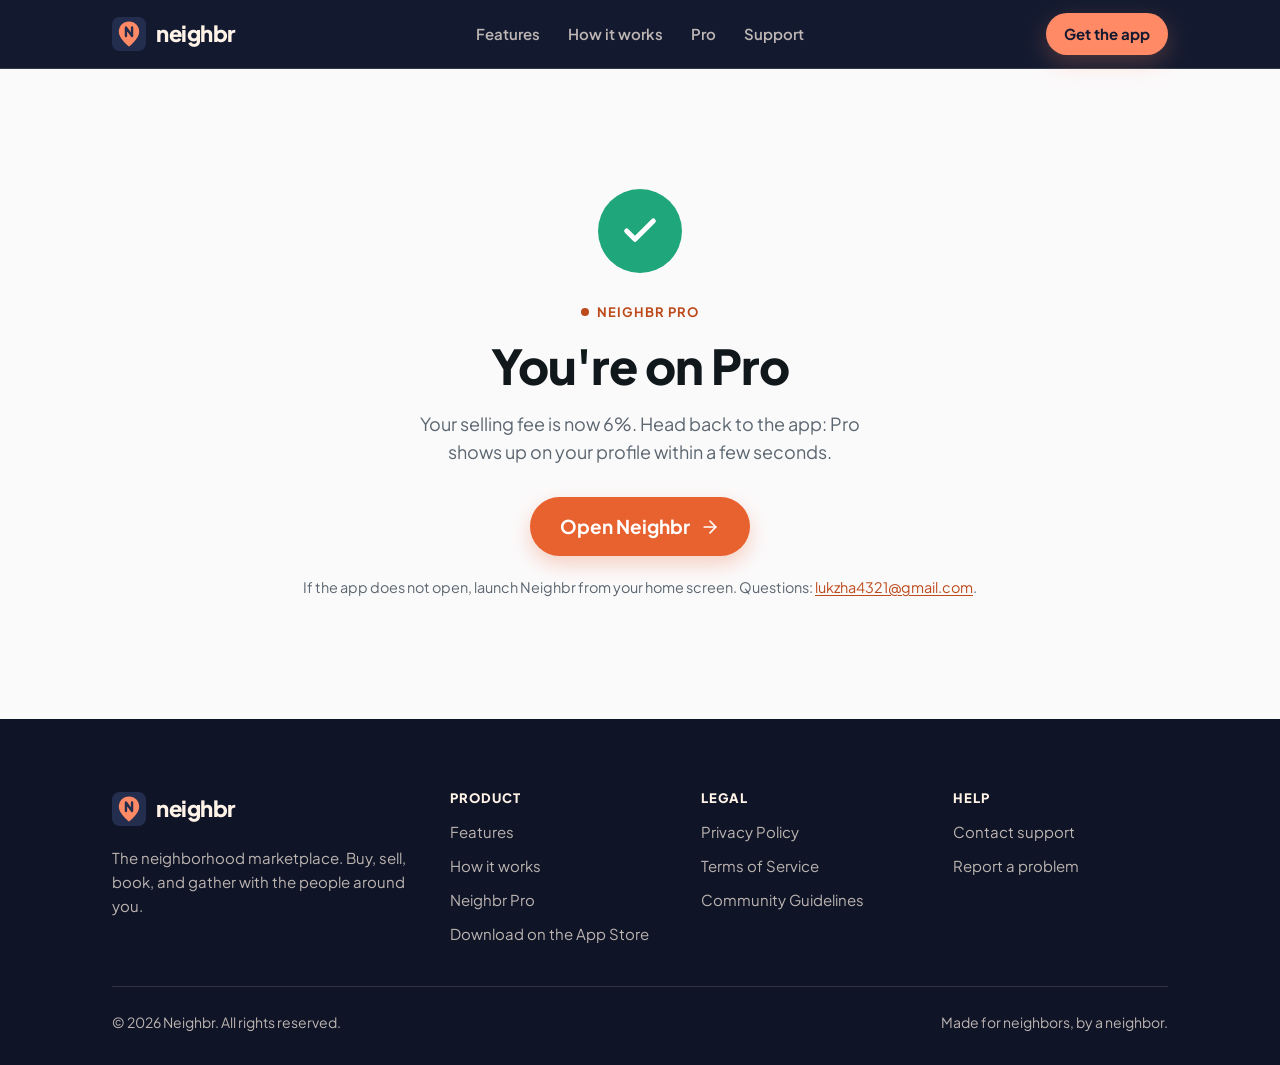
<file: pro-success.html>
<!DOCTYPE html>
<html lang="en">
<head>
  <meta charset="utf-8">
  <meta name="viewport" content="width=device-width, initial-scale=1">
  <title>You're on Neighbr Pro</title>
  <meta name="description" content="Your Neighbr Pro subscription is active. Head back to the app.">
  <meta name="robots" content="noindex">
  <link rel="canonical" href="https://neighbronline.com/pro-success.html">
  <meta name="theme-color" content="#131a30">
  <link rel="preconnect" href="https://fonts.googleapis.com">
  <link rel="preconnect" href="https://fonts.gstatic.com" crossorigin>
  <link rel="stylesheet" href="https://fonts.googleapis.com/css2?family=Plus+Jakarta+Sans:wght@500;600;700;800&display=swap">
  <link rel="stylesheet" href="styles.css">
  <link rel="icon" href="data:image/svg+xml,%3Csvg xmlns='http://www.w3.org/2000/svg' viewBox='0 0 100 100'%3E%3Crect width='100' height='100' rx='22' fill='%23232d4e'/%3E%3Cpath d='M50 13 C32.5 13 20 26.2 20 43.5 C20 64 50 87 50 87 C50 87 80 64 80 43.5 C80 26.2 67.5 13 50 13 Z' fill='%23ff8a65'/%3E%3Cpath d='M41 56 V31 L59 56 V31' fill='none' stroke='%23232d4e' stroke-width='7' stroke-linecap='round' stroke-linejoin='round'/%3E%3C/svg%3E">
</head>
<body>
  <a class="skip-link" href="#main">Skip to content</a>

  <header class="site-header">
    <div class="container inner">
      <a class="brand" href="index.html" aria-label="Neighbr home">
        <svg viewBox="0 0 100 100" aria-hidden="true">
          <rect width="100" height="100" rx="22" fill="#232d4e"/>
          <path d="M50 13 C32.5 13 20 26.2 20 43.5 C20 64 50 87 50 87 C50 87 80 64 80 43.5 C80 26.2 67.5 13 50 13 Z" fill="#ff8a65"/>
          <path d="M41 56 V31 L59 56 V31" fill="none" stroke="#232d4e" stroke-width="7" stroke-linecap="round" stroke-linejoin="round"/>
        </svg>
        <span>neighbr</span>
      </a>
      <nav class="site-nav" aria-label="Primary">
        <a href="index.html#features">Features</a>
        <a href="index.html#how">How it works</a>
        <a href="pro.html">Pro</a>
        <a href="mailto:lukzha4321@gmail.com">Support</a>
      </nav>
      <div class="header-cta">
        <a class="btn btn-primary dark btn-sm" href="https://apps.apple.com/us/app/id6793326395">Get the app</a>
        <details class="menu">
          <summary>
            <svg class="icon icon-open" viewBox="0 0 24 24" aria-hidden="true"><path d="M4 7h16"/><path d="M4 12h16"/><path d="M4 17h16"/></svg>
            <svg class="icon icon-close" viewBox="0 0 24 24" aria-hidden="true"><path d="M6 6l12 12"/><path d="M18 6 6 18"/></svg>
            <span class="visually-hidden">Menu</span>
          </summary>
          <nav class="menu-panel" aria-label="Site">
            <a href="index.html#features">Features</a>
            <a href="index.html#how">How it works</a>
            <a href="pro.html">Neighbr Pro</a>
            <a href="privacy.html">Privacy Policy</a>
            <a href="terms.html">Terms of Service</a>
            <a href="guidelines.html">Community Guidelines</a>
            <a href="mailto:lukzha4321@gmail.com">Support</a>
          </nav>
        </details>
      </div>
    </div>
  </header>

  <main id="main">
    <section class="done container" aria-labelledby="done-title">
      <div class="tick" aria-hidden="true">
        <svg class="icon" viewBox="0 0 24 24"><path d="M20 6 9 17l-5-5"/></svg>
      </div>
      <p class="eyebrow">Neighbr Pro</p>
      <h1 id="done-title">You're on Pro</h1>
      <p class="lede">Your selling fee is now 6%. Head back to the app: Pro shows up on your profile within a few seconds.</p>
      <div class="btn-row">
        <a class="btn btn-primary back" href="neighbr://">
          Open Neighbr
          <svg class="icon" viewBox="0 0 24 24" aria-hidden="true"><path d="M5 12h14"/><path d="m12 5 7 7-7 7"/></svg>
        </a>
      </div>
      <p class="fine" style="margin-top:20px">If the app does not open, launch Neighbr from your home screen. Questions: <a href="mailto:lukzha4321@gmail.com">lukzha4321@gmail.com</a>.</p>
    </section>
  </main>

  <footer class="site-footer">
    <div class="container">
      <div class="footer-grid">
        <div class="footer-brand">
          <a class="brand" href="index.html" aria-label="Neighbr home">
            <svg viewBox="0 0 100 100" aria-hidden="true">
              <rect width="100" height="100" rx="22" fill="#232d4e"/>
              <path d="M50 13 C32.5 13 20 26.2 20 43.5 C20 64 50 87 50 87 C50 87 80 64 80 43.5 C80 26.2 67.5 13 50 13 Z" fill="#ff8a65"/>
              <path d="M41 56 V31 L59 56 V31" fill="none" stroke="#232d4e" stroke-width="7" stroke-linecap="round" stroke-linejoin="round"/>
            </svg>
            <span>neighbr</span>
          </a>
          <p>The neighborhood marketplace. Buy, sell, book, and gather with the people around you.</p>
        </div>
        <div class="footer-col">
          <h3>Product</h3>
          <ul>
            <li><a href="index.html#features">Features</a></li>
            <li><a href="index.html#how">How it works</a></li>
            <li><a href="pro.html">Neighbr Pro</a></li>
            <li><a href="https://apps.apple.com/us/app/id6793326395">Download on the App Store</a></li>
          </ul>
        </div>
        <div class="footer-col">
          <h3>Legal</h3>
          <ul>
            <li><a href="privacy.html">Privacy Policy</a></li>
            <li><a href="terms.html">Terms of Service</a></li>
            <li><a href="guidelines.html">Community Guidelines</a></li>
          </ul>
        </div>
        <div class="footer-col">
          <h3>Help</h3>
          <ul>
            <li><a href="mailto:lukzha4321@gmail.com">Contact support</a></li>
            <li><a href="mailto:lukzha4321@gmail.com">Report a problem</a></li>
          </ul>
        </div>
      </div>
      <div class="footer-bottom">
        <span>&copy; 2026 Neighbr. All rights reserved.</span>
        <span>Made for neighbors, by a neighbor.</span>
      </div>
    </div>
  </footer>
</body>
</html>
</file>
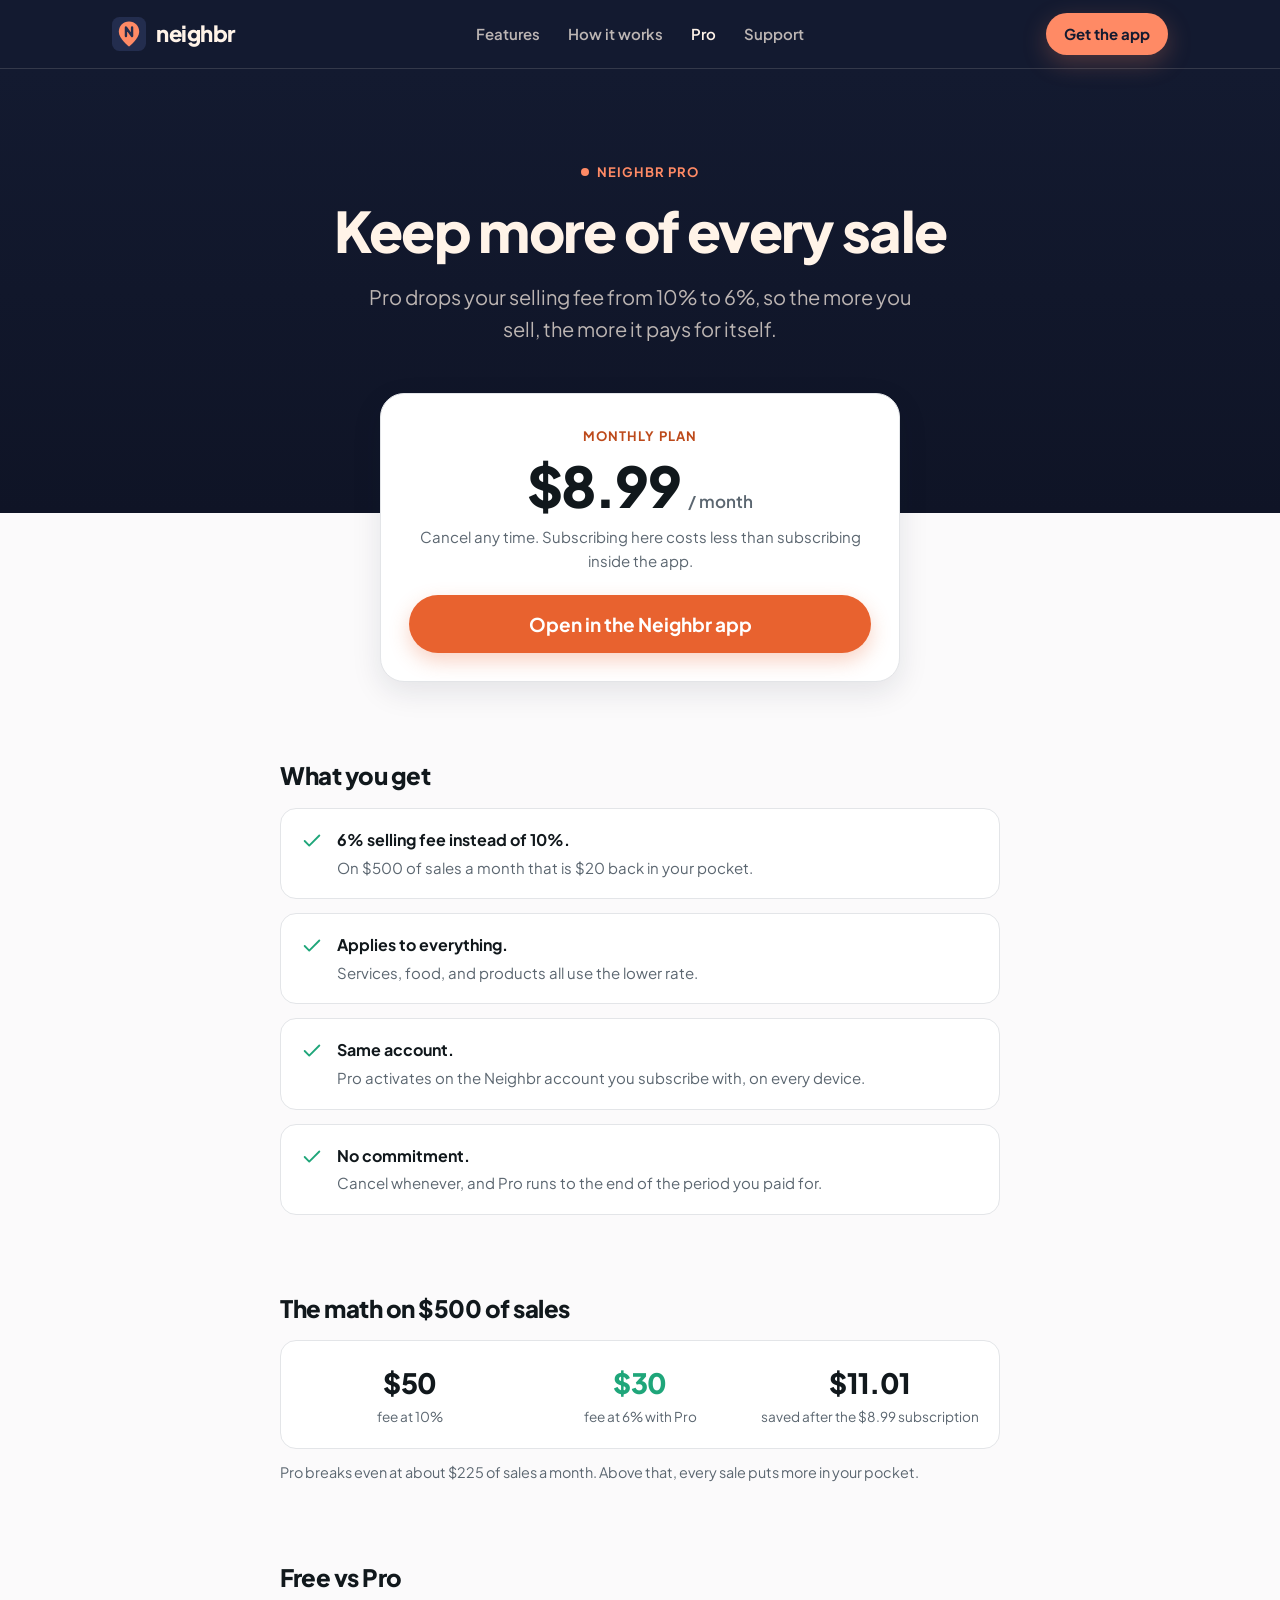
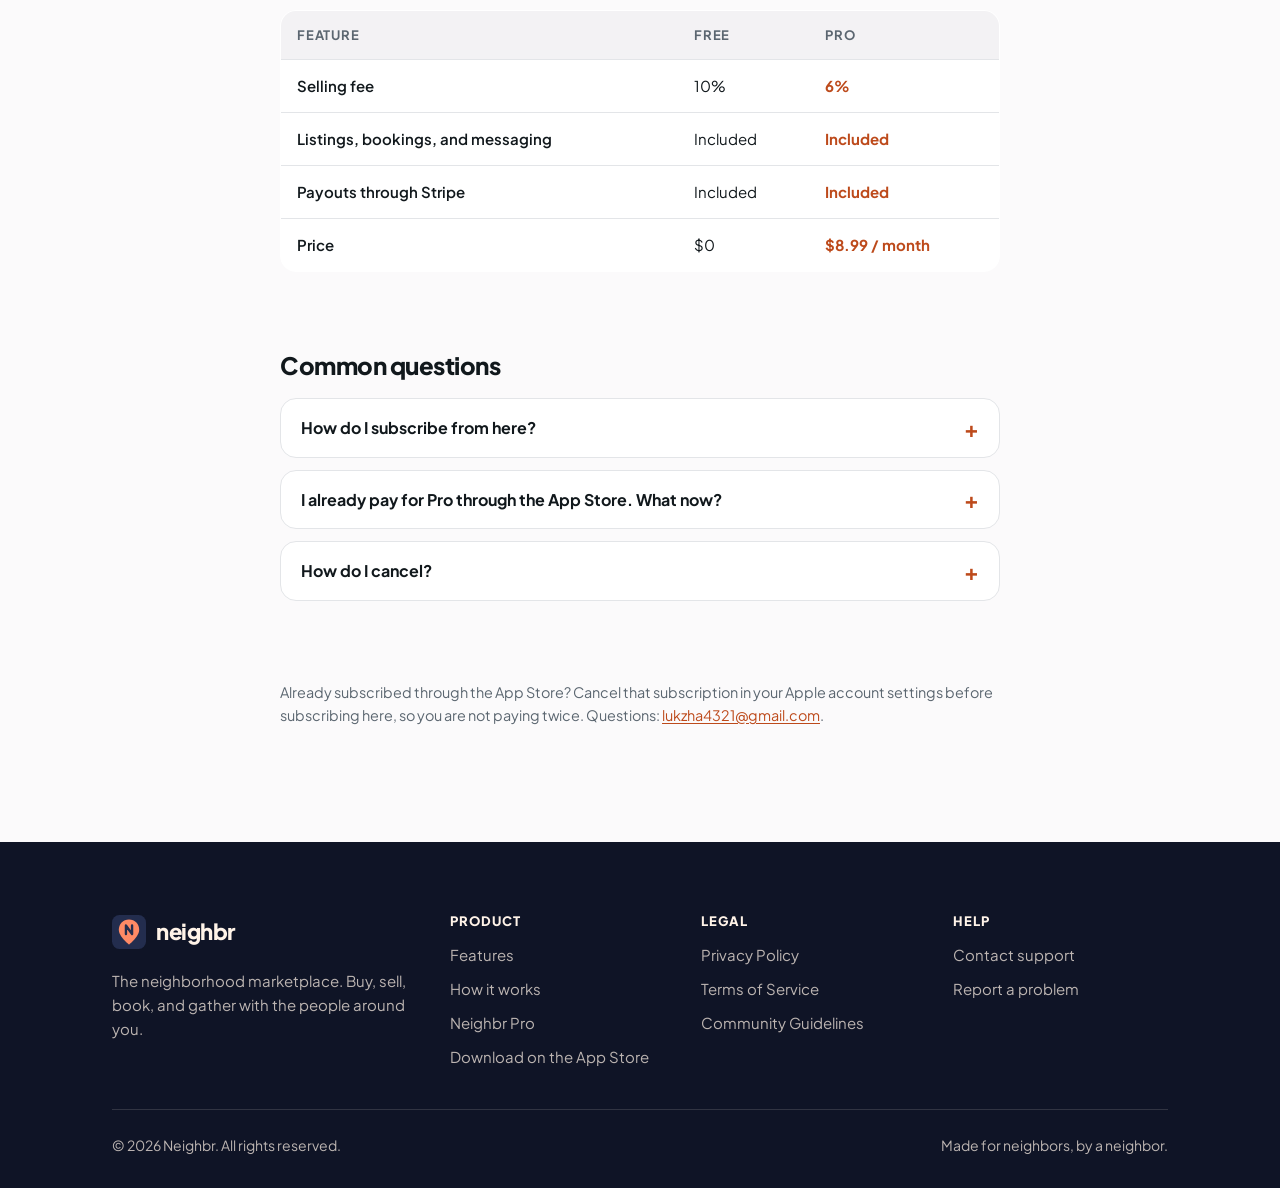
<file: pro.html>
<!DOCTYPE html>
<html lang="en">
<head>
  <meta charset="utf-8">
  <meta name="viewport" content="width=device-width, initial-scale=1">
  <title>Neighbr Pro: a 6% selling fee instead of 10%</title>
  <meta name="description" content="Neighbr Pro lowers your selling fee from 10% to 6% on services, food, and products. $8.99 a month on the web, cancel any time.">
  <link rel="canonical" href="https://neighbronline.com/pro.html">
  <meta name="theme-color" content="#131a30">
  <meta property="og:type" content="website">
  <meta property="og:site_name" content="Neighbr">
  <meta property="og:title" content="Neighbr Pro: a 6% selling fee instead of 10%">
  <meta property="og:description" content="Keep more of every sale. Neighbr Pro is $8.99 a month on the web and cancels any time.">
  <meta property="og:url" content="https://neighbronline.com/pro.html">
  <meta property="og:image" content="https://neighbronline.com/assets/og.jpg">
  <meta property="og:image:width" content="1200">
  <meta property="og:image:height" content="630">
  <meta property="og:image:alt" content="Neighbr: your neighborhood, in one app. A phone showing the Neighbr home feed.">
  <meta name="twitter:card" content="summary_large_image">
  <meta name="twitter:title" content="Neighbr Pro: a 6% selling fee instead of 10%">
  <meta name="twitter:description" content="Keep more of every sale. Neighbr Pro is $8.99 a month on the web and cancels any time.">
  <meta name="twitter:image" content="https://neighbronline.com/assets/og.jpg">
  <link rel="preconnect" href="https://fonts.googleapis.com">
  <link rel="preconnect" href="https://fonts.gstatic.com" crossorigin>
  <link rel="stylesheet" href="https://fonts.googleapis.com/css2?family=Plus+Jakarta+Sans:wght@500;600;700;800&display=swap">
  <link rel="stylesheet" href="styles.css">
  <link rel="icon" href="data:image/svg+xml,%3Csvg xmlns='http://www.w3.org/2000/svg' viewBox='0 0 100 100'%3E%3Crect width='100' height='100' rx='22' fill='%23232d4e'/%3E%3Cpath d='M50 13 C32.5 13 20 26.2 20 43.5 C20 64 50 87 50 87 C50 87 80 64 80 43.5 C80 26.2 67.5 13 50 13 Z' fill='%23ff8a65'/%3E%3Cpath d='M41 56 V31 L59 56 V31' fill='none' stroke='%23232d4e' stroke-width='7' stroke-linecap='round' stroke-linejoin='round'/%3E%3C/svg%3E">
  <style>
    /* Page-specific: the price card straddles the hero and the paper below it. */
    .pro-main { padding-bottom: var(--section); }
    .pro-block { max-width: 720px; margin: clamp(48px, 7vw, 80px) auto 0; }
    .pro-block h2 { font-size: 1.5rem; margin-bottom: 18px; }
    .example {
      display: grid; gap: 12px; grid-template-columns: 1fr;
      background: var(--white); border: 1px solid var(--hairline); border-radius: var(--radius); padding: 20px;
    }
    .example div { text-align: center; }
    .example .big { font-size: 1.75rem; font-weight: 800; letter-spacing: -0.02em; }
    .example .lab { font-size: 0.85rem; color: var(--muted); }
    .example .big.pro { color: var(--success); }
    @media (min-width: 560px) { .example { grid-template-columns: repeat(3, 1fr); } }
  </style>
</head>
<body>
  <a class="skip-link" href="#main">Skip to content</a>

  <header class="site-header">
    <div class="container inner">
      <a class="brand" href="index.html" aria-label="Neighbr home">
        <svg viewBox="0 0 100 100" aria-hidden="true">
          <rect width="100" height="100" rx="22" fill="#232d4e"/>
          <path d="M50 13 C32.5 13 20 26.2 20 43.5 C20 64 50 87 50 87 C50 87 80 64 80 43.5 C80 26.2 67.5 13 50 13 Z" fill="#ff8a65"/>
          <path d="M41 56 V31 L59 56 V31" fill="none" stroke="#232d4e" stroke-width="7" stroke-linecap="round" stroke-linejoin="round"/>
        </svg>
        <span>neighbr</span>
      </a>
      <nav class="site-nav" aria-label="Primary">
        <a href="index.html#features">Features</a>
        <a href="index.html#how">How it works</a>
        <a href="pro.html" aria-current="page">Pro</a>
        <a href="mailto:lukzha4321@gmail.com">Support</a>
      </nav>
      <div class="header-cta">
        <a class="btn btn-primary dark btn-sm" href="https://apps.apple.com/us/app/id6793326395">Get the app</a>
        <details class="menu">
          <summary>
            <svg class="icon icon-open" viewBox="0 0 24 24" aria-hidden="true"><path d="M4 7h16"/><path d="M4 12h16"/><path d="M4 17h16"/></svg>
            <svg class="icon icon-close" viewBox="0 0 24 24" aria-hidden="true"><path d="M6 6l12 12"/><path d="M18 6 6 18"/></svg>
            <span class="visually-hidden">Menu</span>
          </summary>
          <nav class="menu-panel" aria-label="Site">
            <a href="index.html#features">Features</a>
            <a href="index.html#how">How it works</a>
            <a href="pro.html" aria-current="page">Neighbr Pro</a>
            <a href="privacy.html">Privacy Policy</a>
            <a href="terms.html">Terms of Service</a>
            <a href="guidelines.html">Community Guidelines</a>
            <a href="mailto:lukzha4321@gmail.com">Support</a>
          </nav>
        </details>
      </div>
    </div>
  </header>

  <main id="main" class="pro-main">
    <section class="pro-hero" aria-labelledby="pro-title">
      <div class="container">
        <p class="eyebrow">Neighbr Pro</p>
        <h1 id="pro-title">Keep more of every sale</h1>
        <p class="lede">Pro drops your selling fee from 10% to 6%, so the more you sell, the more it pays for itself.</p>
      </div>
      <div class="pro-hero-bottom" aria-hidden="true"></div>
    </section>

    <div class="container">
      <div class="price-card">
        <div class="plan">Monthly plan</div>
        <div class="price">$8.99 <span>/ month</span></div>
        <p class="price-note">Cancel any time. Subscribing here costs less than subscribing inside the app.</p>
        <button id="subscribe" class="btn btn-primary cta" type="button">Subscribe</button>
        <p class="status" id="status" role="status" aria-live="polite"></p>
      </div>

      <section class="pro-block" aria-labelledby="perks-title">
        <h2 id="perks-title">What you get</h2>
        <ul class="perks">
          <li class="perk">
            <svg class="icon" viewBox="0 0 24 24" aria-hidden="true"><path d="M20 6 9 17l-5-5"/></svg>
            <div><strong>6% selling fee instead of 10%.</strong><span>On $500 of sales a month that is $20 back in your pocket.</span></div>
          </li>
          <li class="perk">
            <svg class="icon" viewBox="0 0 24 24" aria-hidden="true"><path d="M20 6 9 17l-5-5"/></svg>
            <div><strong>Applies to everything.</strong><span>Services, food, and products all use the lower rate.</span></div>
          </li>
          <li class="perk">
            <svg class="icon" viewBox="0 0 24 24" aria-hidden="true"><path d="M20 6 9 17l-5-5"/></svg>
            <div><strong>Same account.</strong><span>Pro activates on the Neighbr account you subscribe with, on every device.</span></div>
          </li>
          <li class="perk">
            <svg class="icon" viewBox="0 0 24 24" aria-hidden="true"><path d="M20 6 9 17l-5-5"/></svg>
            <div><strong>No commitment.</strong><span>Cancel whenever, and Pro runs to the end of the period you paid for.</span></div>
          </li>
        </ul>
      </section>

      <section class="pro-block" aria-labelledby="math-title">
        <h2 id="math-title">The math on $500 of sales</h2>
        <div class="example" role="group" aria-label="Fee comparison on $500 of monthly sales">
          <div><div class="big">$50</div><div class="lab">fee at 10%</div></div>
          <div><div class="big pro">$30</div><div class="lab">fee at 6% with Pro</div></div>
          <div><div class="big">$11.01</div><div class="lab">saved after the $8.99 subscription</div></div>
        </div>
        <p class="fine" style="margin-top:12px">Pro breaks even at about $225 of sales a month. Above that, every sale puts more in your pocket.</p>
      </section>

      <section class="pro-block" aria-labelledby="compare-title">
        <h2 id="compare-title">Free vs Pro</h2>
        <div class="compare-wrap">
          <table class="compare">
            <thead>
              <tr><th scope="col">Feature</th><th scope="col">Free</th><th scope="col">Pro</th></tr>
            </thead>
            <tbody>
              <tr><th scope="row">Selling fee</th><td>10%</td><td class="hl">6%</td></tr>
              <tr><th scope="row">Listings, bookings, and messaging</th><td>Included</td><td class="hl">Included</td></tr>
              <tr><th scope="row">Payouts through Stripe</th><td>Included</td><td class="hl">Included</td></tr>
              <tr><th scope="row">Price</th><td>$0</td><td class="hl">$8.99 / month</td></tr>
            </tbody>
          </table>
        </div>
      </section>

      <section class="pro-block faq" aria-labelledby="faq-title">
        <h2 id="faq-title">Common questions</h2>
        <details>
          <summary>How do I subscribe from here?</summary>
          <p>Checkout on this page is tied to your Neighbr account, so it starts from inside the app: open Neighbr, go to Settings, then Neighbr Pro. If you landed here on your own, the button under the price points you back to the app.</p>
        </details>
        <details>
          <summary>I already pay for Pro through the App Store. What now?</summary>
          <p>Cancel that subscription in your Apple account settings first, so you are not paying twice. Once it ends, subscribe here at the lower price.</p>
        </details>
        <details>
          <summary>How do I cancel?</summary>
          <p>From Settings, then Neighbr Pro, in the app. Pro stays active until the end of the period you already paid for.</p>
        </details>
      </section>

      <p class="fine pro-block">
        Already subscribed through the App Store? Cancel that subscription in your
        Apple account settings before subscribing here, so you are not paying twice.
        Questions: <a href="mailto:lukzha4321@gmail.com">lukzha4321@gmail.com</a>.
      </p>
    </div>
  </main>

  <footer class="site-footer">
    <div class="container">
      <div class="footer-grid">
        <div class="footer-brand">
          <a class="brand" href="index.html" aria-label="Neighbr home">
            <svg viewBox="0 0 100 100" aria-hidden="true">
              <rect width="100" height="100" rx="22" fill="#232d4e"/>
              <path d="M50 13 C32.5 13 20 26.2 20 43.5 C20 64 50 87 50 87 C50 87 80 64 80 43.5 C80 26.2 67.5 13 50 13 Z" fill="#ff8a65"/>
              <path d="M41 56 V31 L59 56 V31" fill="none" stroke="#232d4e" stroke-width="7" stroke-linecap="round" stroke-linejoin="round"/>
            </svg>
            <span>neighbr</span>
          </a>
          <p>The neighborhood marketplace. Buy, sell, book, and gather with the people around you.</p>
        </div>
        <div class="footer-col">
          <h3>Product</h3>
          <ul>
            <li><a href="index.html#features">Features</a></li>
            <li><a href="index.html#how">How it works</a></li>
            <li><a href="pro.html">Neighbr Pro</a></li>
            <li><a href="https://apps.apple.com/us/app/id6793326395">Download on the App Store</a></li>
          </ul>
        </div>
        <div class="footer-col">
          <h3>Legal</h3>
          <ul>
            <li><a href="privacy.html">Privacy Policy</a></li>
            <li><a href="terms.html">Terms of Service</a></li>
            <li><a href="guidelines.html">Community Guidelines</a></li>
          </ul>
        </div>
        <div class="footer-col">
          <h3>Help</h3>
          <ul>
            <li><a href="mailto:lukzha4321@gmail.com">Contact support</a></li>
            <li><a href="mailto:lukzha4321@gmail.com">Report a problem</a></li>
          </ul>
        </div>
      </div>
      <div class="footer-bottom">
        <span>&copy; 2026 Neighbr. All rights reserved.</span>
        <span>Made for neighbors, by a neighbor.</span>
      </div>
    </div>
  </footer>

  <script>
    // The app opens this page with ?t=<access token> so checkout can be tied to
    // the right account without building a second login here. Landing without a
    // token means the visitor arrived cold, and the only safe thing to do is
    // send them to the app rather than guess who they are.
    (function () {
      var API = "https://neighbr-backend.onrender.com";
      var params = new URLSearchParams(window.location.search);
      var token = params.get("t");
      var button = document.getElementById("subscribe");
      var status = document.getElementById("status");

      function fail(message) {
        status.textContent = message;
        status.className = "status error";
        button.disabled = false;
        button.textContent = "Subscribe";
      }

      if (!token) {
        button.textContent = "Open in the Neighbr app";
        button.addEventListener("click", function () {
          status.className = "status";
          status.textContent =
            "Web subscriptions are coming soon. For now, you can subscribe to Neighbr Pro inside the Neighbr app.";
        });
        return;
      }

      button.addEventListener("click", function () {
        button.disabled = true;
        button.textContent = "Opening checkout…";
        status.className = "status";
        status.textContent = "";

        fetch(API + "/v1/subscriptions/web-checkout", {
          method: "POST",
          headers: { Authorization: "Bearer " + token }
        })
          .then(function (response) {
            return response.json().then(function (body) {
              return { ok: response.ok, body: body };
            });
          })
          .then(function (result) {
            if (result.ok && result.body.data && result.body.data.url) {
              window.location.href = result.body.data.url;
              return;
            }
            var error = result.body.error || {};
            fail(error.message || "We could not start checkout. Please try again.");
          })
          .catch(function () {
            fail("We could not reach the server. Check your connection and try again.");
          });
      });
    })();
  </script>
</body>
</html>
</file>
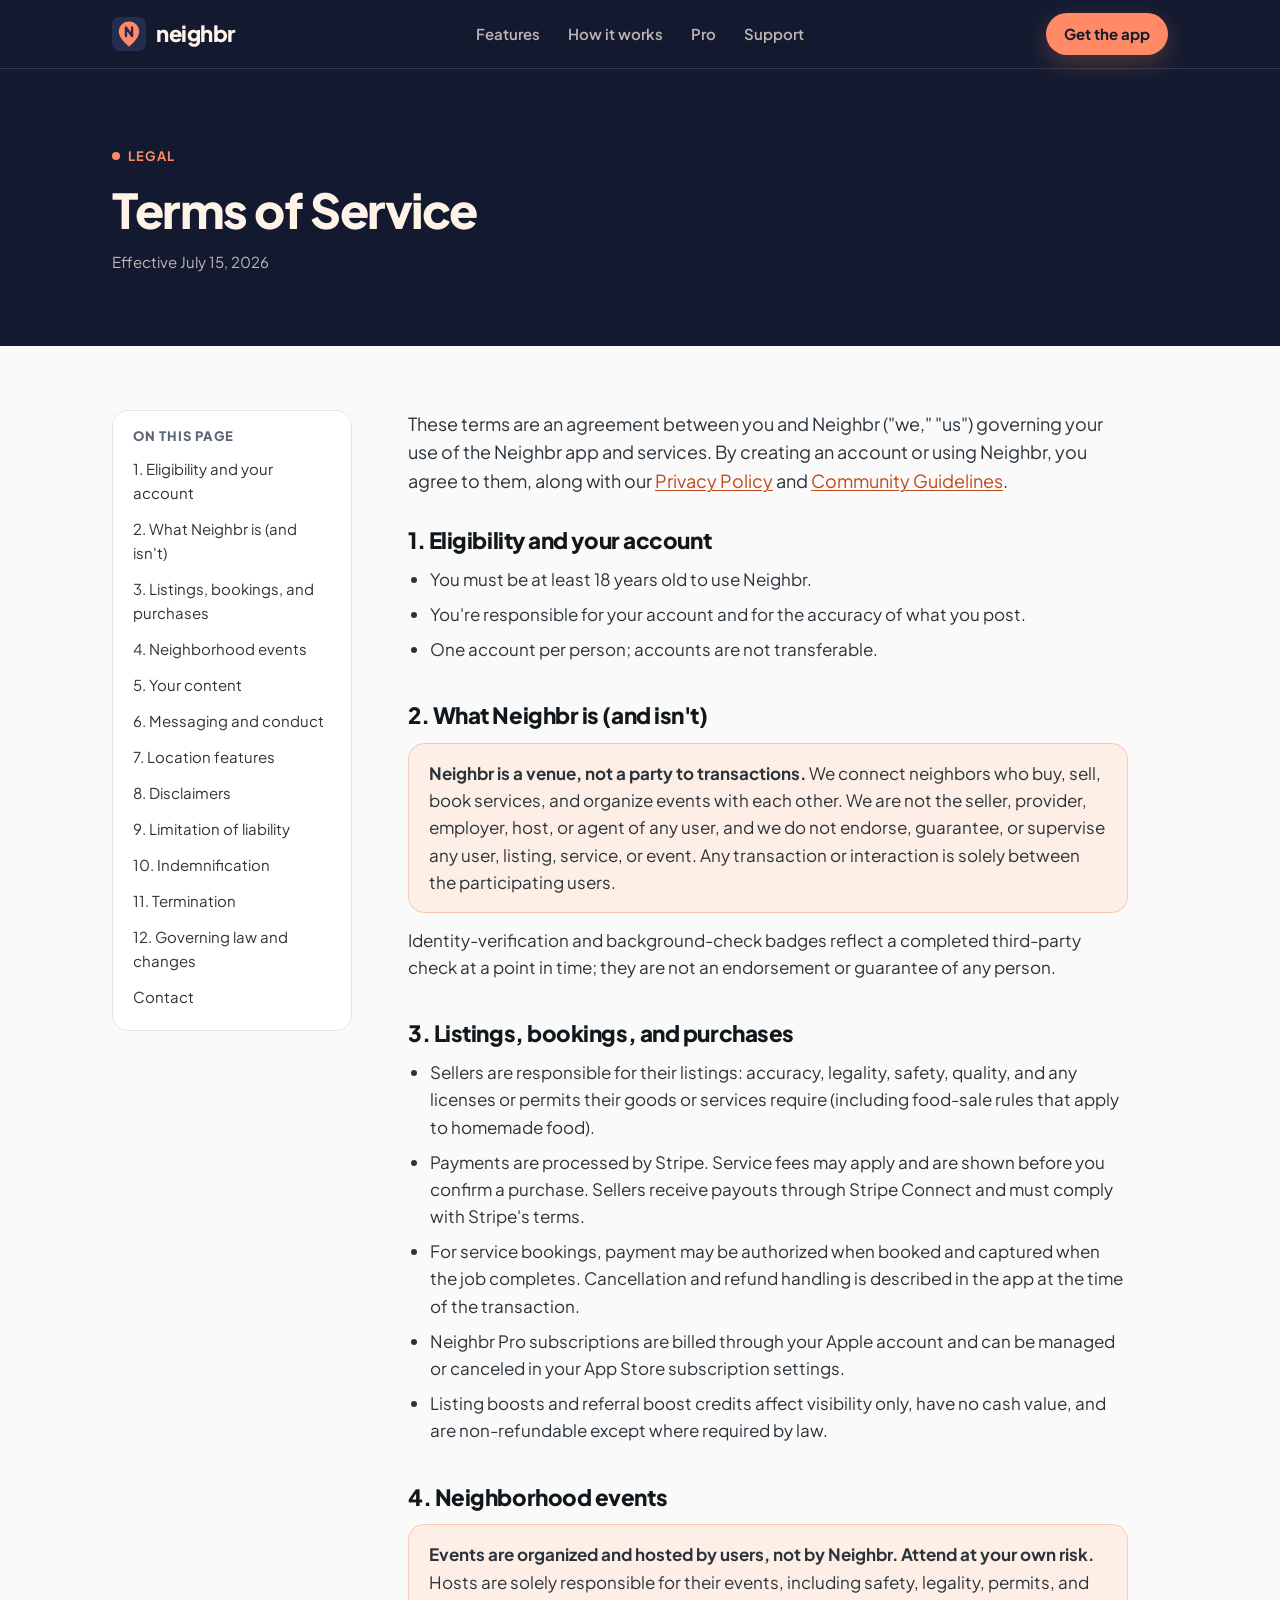
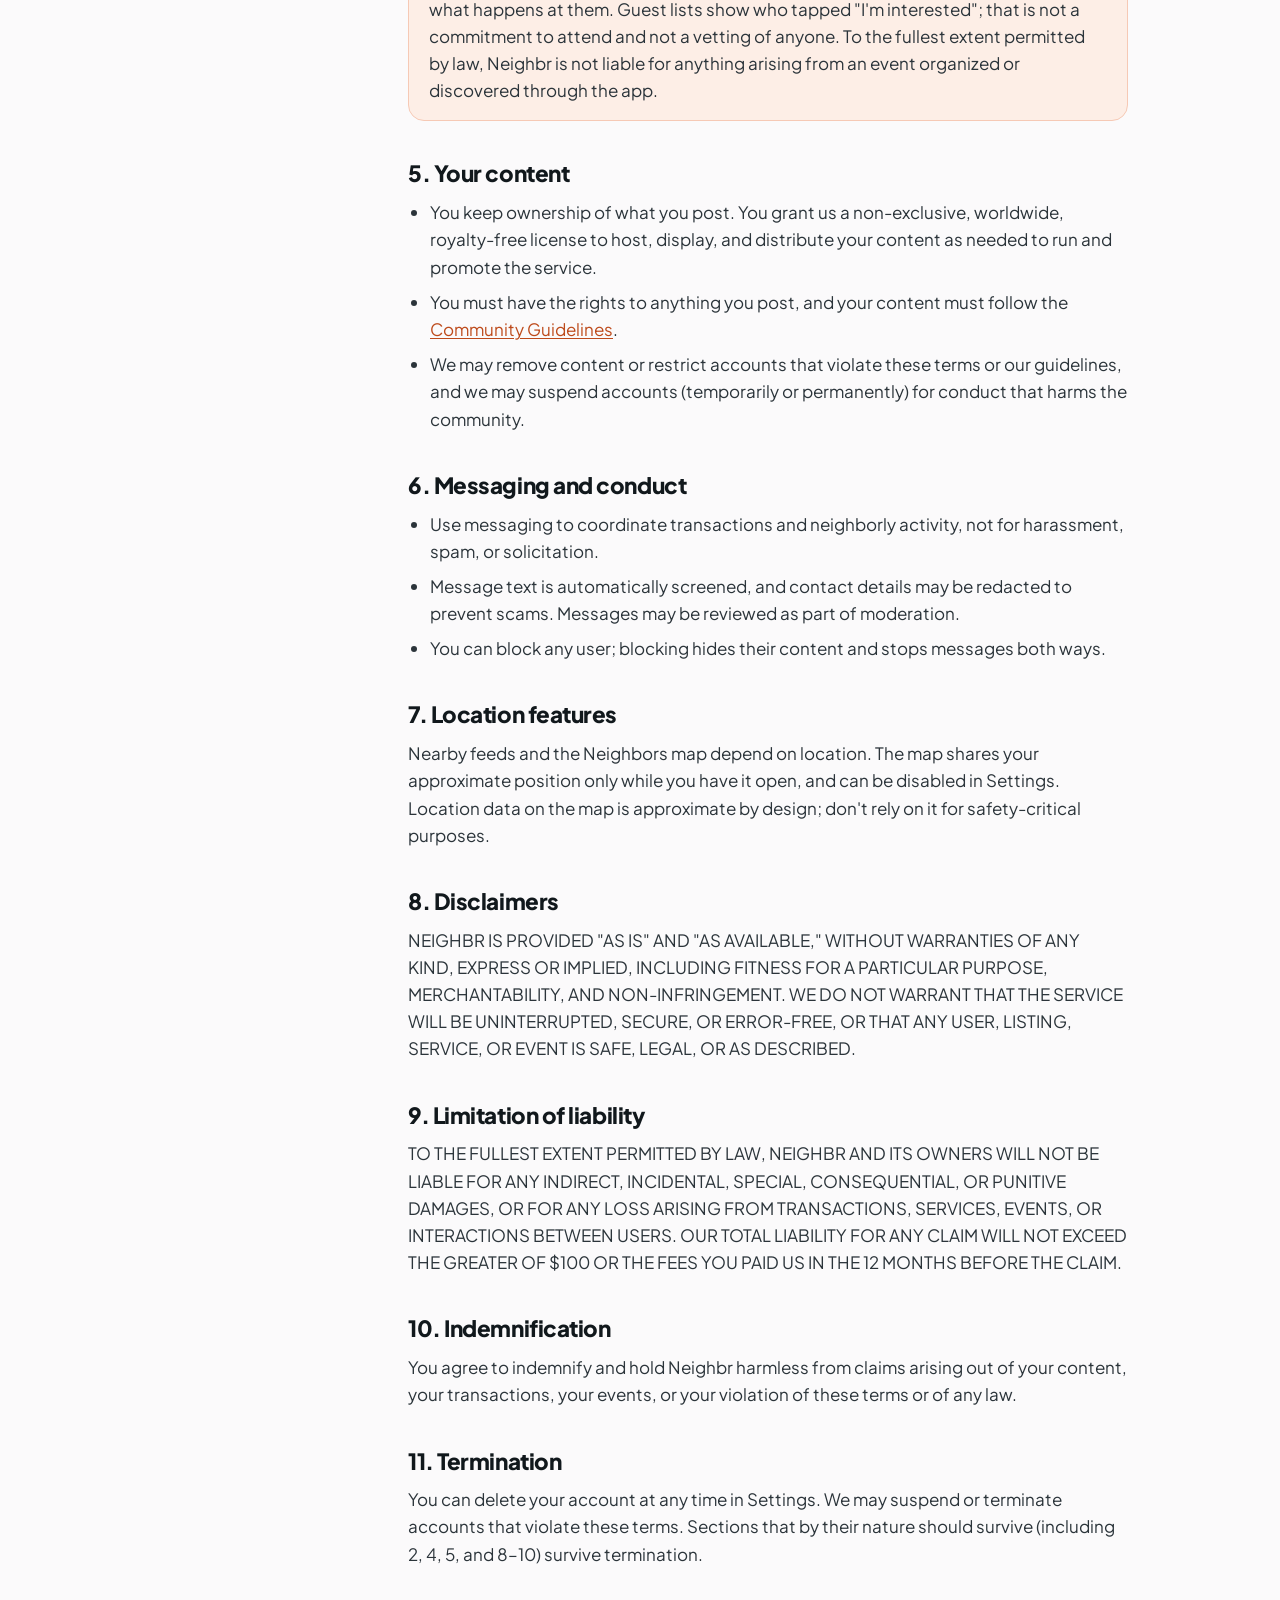
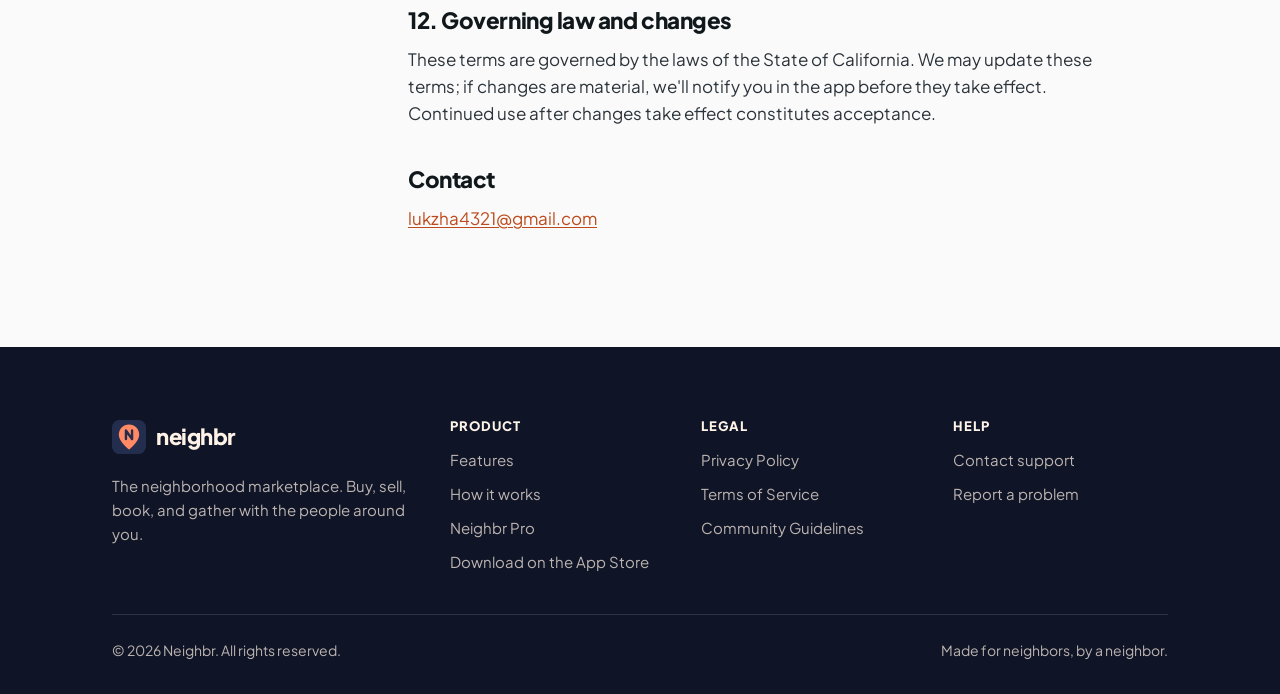
<file: terms.html>
<!DOCTYPE html>
<html lang="en">
<head>
  <meta charset="utf-8">
  <meta name="viewport" content="width=device-width, initial-scale=1">
  <title>Terms of Service: Neighbr</title>
  <meta name="description" content="The agreement between you and Neighbr for using the app and services.">
  <link rel="canonical" href="https://neighbronline.com/terms.html">
  <meta name="theme-color" content="#131a30">
  <link rel="preconnect" href="https://fonts.googleapis.com">
  <link rel="preconnect" href="https://fonts.gstatic.com" crossorigin>
  <link rel="stylesheet" href="https://fonts.googleapis.com/css2?family=Plus+Jakarta+Sans:wght@500;600;700;800&display=swap">
  <link rel="stylesheet" href="styles.css">
  <link rel="icon" href="data:image/svg+xml,%3Csvg xmlns='http://www.w3.org/2000/svg' viewBox='0 0 100 100'%3E%3Crect width='100' height='100' rx='22' fill='%23232d4e'/%3E%3Cpath d='M50 13 C32.5 13 20 26.2 20 43.5 C20 64 50 87 50 87 C50 87 80 64 80 43.5 C80 26.2 67.5 13 50 13 Z' fill='%23ff8a65'/%3E%3Cpath d='M41 56 V31 L59 56 V31' fill='none' stroke='%23232d4e' stroke-width='7' stroke-linecap='round' stroke-linejoin='round'/%3E%3C/svg%3E">
</head>
<body>
  <a class="skip-link" href="#main">Skip to content</a>

  <header class="site-header">
    <div class="container inner">
      <a class="brand" href="index.html" aria-label="Neighbr home">
        <svg viewBox="0 0 100 100" aria-hidden="true">
          <rect width="100" height="100" rx="22" fill="#232d4e"/>
          <path d="M50 13 C32.5 13 20 26.2 20 43.5 C20 64 50 87 50 87 C50 87 80 64 80 43.5 C80 26.2 67.5 13 50 13 Z" fill="#ff8a65"/>
          <path d="M41 56 V31 L59 56 V31" fill="none" stroke="#232d4e" stroke-width="7" stroke-linecap="round" stroke-linejoin="round"/>
        </svg>
        <span>neighbr</span>
      </a>
      <nav class="site-nav" aria-label="Primary">
        <a href="index.html#features">Features</a>
        <a href="index.html#how">How it works</a>
        <a href="pro.html">Pro</a>
        <a href="mailto:lukzha4321@gmail.com">Support</a>
      </nav>
      <div class="header-cta">
        <a class="btn btn-primary dark btn-sm" href="https://apps.apple.com/us/app/id6793326395">Get the app</a>
        <details class="menu">
          <summary>
            <svg class="icon icon-open" viewBox="0 0 24 24" aria-hidden="true"><path d="M4 7h16"/><path d="M4 12h16"/><path d="M4 17h16"/></svg>
            <svg class="icon icon-close" viewBox="0 0 24 24" aria-hidden="true"><path d="M6 6l12 12"/><path d="M18 6 6 18"/></svg>
            <span class="visually-hidden">Menu</span>
          </summary>
          <nav class="menu-panel" aria-label="Site">
            <a href="index.html#features">Features</a>
            <a href="index.html#how">How it works</a>
            <a href="pro.html">Neighbr Pro</a>
            <a href="privacy.html">Privacy Policy</a>
            <a href="terms.html" aria-current="page">Terms of Service</a>
            <a href="guidelines.html">Community Guidelines</a>
            <a href="mailto:lukzha4321@gmail.com">Support</a>
          </nav>
        </details>
      </div>
    </div>
  </header>

  <main id="main">
    <section class="doc-hero" aria-labelledby="doc-title">
      <div class="container">
        <p class="eyebrow">Legal</p>
        <h1 id="doc-title">Terms of Service</h1>
        <p class="updated">Effective July 15, 2026</p>
      </div>
    </section>

    <div class="container doc-layout">
      <nav class="toc" aria-labelledby="toc-title">
        <h2 id="toc-title">On this page</h2>
        <ol>
          <li><a href="#1-eligibility-and-your-account">1. Eligibility and your account</a></li>
          <li><a href="#2-what-neighbr-is-and-isn-t">2. What Neighbr is (and isn't)</a></li>
          <li><a href="#3-listings-bookings-and-purchases">3. Listings, bookings, and purchases</a></li>
          <li><a href="#4-neighborhood-events">4. Neighborhood events</a></li>
          <li><a href="#5-your-content">5. Your content</a></li>
          <li><a href="#6-messaging-and-conduct">6. Messaging and conduct</a></li>
          <li><a href="#7-location-features">7. Location features</a></li>
          <li><a href="#8-disclaimers">8. Disclaimers</a></li>
          <li><a href="#9-limitation-of-liability">9. Limitation of liability</a></li>
          <li><a href="#10-indemnification">10. Indemnification</a></li>
          <li><a href="#11-termination">11. Termination</a></li>
          <li><a href="#12-governing-law-and-changes">12. Governing law and changes</a></li>
          <li><a href="#contact">Contact</a></li>
        </ol>
      </nav>

      <article class="doc">
    <p>These terms are an agreement between you and Neighbr ("we," "us") governing your use
    of the Neighbr app and services. By creating an account or using Neighbr, you agree to
    them, along with our <a href="privacy.html">Privacy Policy</a> and
    <a href="guidelines.html">Community Guidelines</a>.</p>

    <h2 id="1-eligibility-and-your-account">1. Eligibility and your account</h2>
    <ul>
      <li>You must be at least 18 years old to use Neighbr.</li>
      <li>You're responsible for your account and for the accuracy of what you post.</li>
      <li>One account per person; accounts are not transferable.</li>
    </ul>

    <h2 id="2-what-neighbr-is-and-isn-t">2. What Neighbr is (and isn't)</h2>
    <p class="callout"><strong>Neighbr is a venue, not a party to transactions.</strong>
    We connect neighbors who buy, sell, book services, and organize events with each other.
    We are not the seller, provider, employer, host, or agent of any user, and we do not
    endorse, guarantee, or supervise any user, listing, service, or event. Any transaction
    or interaction is solely between the participating users.</p>
    <p>Identity-verification and background-check badges reflect a completed third-party
    check at a point in time; they are not an endorsement or guarantee of any person.</p>

    <h2 id="3-listings-bookings-and-purchases">3. Listings, bookings, and purchases</h2>
    <ul>
      <li>Sellers are responsible for their listings: accuracy, legality, safety, quality,
      and any licenses or permits their goods or services require (including food-sale
      rules that apply to homemade food).</li>
      <li>Payments are processed by Stripe. Service fees may apply and are shown before you
      confirm a purchase. Sellers receive payouts through Stripe Connect and must comply
      with Stripe's terms.</li>
      <li>For service bookings, payment may be authorized when booked and captured when the
      job completes. Cancellation and refund handling is described in the app at the time
      of the transaction.</li>
      <li>Neighbr Pro subscriptions are billed through your Apple account and can be
      managed or canceled in your App Store subscription settings.</li>
      <li>Listing boosts and referral boost credits affect visibility only, have no cash
      value, and are non-refundable except where required by law.</li>
    </ul>

    <h2 id="4-neighborhood-events">4. Neighborhood events</h2>
    <p class="callout"><strong>Events are organized and hosted by users, not by Neighbr.
    Attend at your own risk.</strong> Hosts are solely responsible for their events,
    including safety, legality, permits, and what happens at them. Guest lists show who
    tapped "I'm interested"; that is not a commitment to attend and not a vetting of anyone.
    To the fullest extent permitted by law, Neighbr is not liable for anything arising from
    an event organized or discovered through the app.</p>

    <h2 id="5-your-content">5. Your content</h2>
    <ul>
      <li>You keep ownership of what you post. You grant us a non-exclusive, worldwide,
      royalty-free license to host, display, and distribute your content as needed to run
      and promote the service.</li>
      <li>You must have the rights to anything you post, and your content must follow the
      <a href="guidelines.html">Community Guidelines</a>.</li>
      <li>We may remove content or restrict accounts that violate these terms or our
      guidelines, and we may suspend accounts (temporarily or permanently) for conduct that
      harms the community.</li>
    </ul>

    <h2 id="6-messaging-and-conduct">6. Messaging and conduct</h2>
    <ul>
      <li>Use messaging to coordinate transactions and neighborly activity, not for
      harassment, spam, or solicitation.</li>
      <li>Message text is automatically screened, and contact details may be redacted to
      prevent scams. Messages may be reviewed as part of moderation.</li>
      <li>You can block any user; blocking hides their content and stops messages both ways.</li>
    </ul>

    <h2 id="7-location-features">7. Location features</h2>
    <p>Nearby feeds and the Neighbors map depend on location. The map shares your
    approximate position only while you have it open, and can be disabled in Settings.
    Location data on the map is approximate by design; don't rely on it for safety-critical
    purposes.</p>

    <h2 id="8-disclaimers">8. Disclaimers</h2>
    <p>NEIGHBR IS PROVIDED "AS IS" AND "AS AVAILABLE," WITHOUT WARRANTIES OF ANY KIND,
    EXPRESS OR IMPLIED, INCLUDING FITNESS FOR A PARTICULAR PURPOSE, MERCHANTABILITY, AND
    NON-INFRINGEMENT. WE DO NOT WARRANT THAT THE SERVICE WILL BE UNINTERRUPTED, SECURE, OR
    ERROR-FREE, OR THAT ANY USER, LISTING, SERVICE, OR EVENT IS SAFE, LEGAL, OR AS
    DESCRIBED.</p>

    <h2 id="9-limitation-of-liability">9. Limitation of liability</h2>
    <p>TO THE FULLEST EXTENT PERMITTED BY LAW, NEIGHBR AND ITS OWNERS WILL NOT BE LIABLE
    FOR ANY INDIRECT, INCIDENTAL, SPECIAL, CONSEQUENTIAL, OR PUNITIVE DAMAGES, OR FOR ANY
    LOSS ARISING FROM TRANSACTIONS, SERVICES, EVENTS, OR INTERACTIONS BETWEEN USERS. OUR
    TOTAL LIABILITY FOR ANY CLAIM WILL NOT EXCEED THE GREATER OF $100 OR THE FEES YOU PAID
    US IN THE 12 MONTHS BEFORE THE CLAIM.</p>

    <h2 id="10-indemnification">10. Indemnification</h2>
    <p>You agree to indemnify and hold Neighbr harmless from claims arising out of your
    content, your transactions, your events, or your violation of these terms or of any
    law.</p>

    <h2 id="11-termination">11. Termination</h2>
    <p>You can delete your account at any time in Settings. We may suspend or terminate
    accounts that violate these terms. Sections that by their nature should survive
    (including 2, 4, 5, and 8–10) survive termination.</p>

    <h2 id="12-governing-law-and-changes">12. Governing law and changes</h2>
    <p>These terms are governed by the laws of the State of California. We may update these
    terms; if changes are material, we'll notify you in the app before they take effect.
    Continued use after changes take effect constitutes acceptance.</p>

    <h2 id="contact">Contact</h2>
    <p><a href="mailto:lukzha4321@gmail.com">lukzha4321@gmail.com</a></p>
      </article>
    </div>
  </main>

  <footer class="site-footer">
    <div class="container">
      <div class="footer-grid">
        <div class="footer-brand">
          <a class="brand" href="index.html" aria-label="Neighbr home">
            <svg viewBox="0 0 100 100" aria-hidden="true">
          <rect width="100" height="100" rx="22" fill="#232d4e"/>
          <path d="M50 13 C32.5 13 20 26.2 20 43.5 C20 64 50 87 50 87 C50 87 80 64 80 43.5 C80 26.2 67.5 13 50 13 Z" fill="#ff8a65"/>
          <path d="M41 56 V31 L59 56 V31" fill="none" stroke="#232d4e" stroke-width="7" stroke-linecap="round" stroke-linejoin="round"/>
        </svg>
            <span>neighbr</span>
          </a>
          <p>The neighborhood marketplace. Buy, sell, book, and gather with the people around you.</p>
        </div>
        <div class="footer-col">
          <h3>Product</h3>
          <ul>
            <li><a href="index.html#features">Features</a></li>
            <li><a href="index.html#how">How it works</a></li>
            <li><a href="pro.html">Neighbr Pro</a></li>
            <li><a href="https://apps.apple.com/us/app/id6793326395">Download on the App Store</a></li>
          </ul>
        </div>
        <div class="footer-col">
          <h3>Legal</h3>
          <ul>
            <li><a href="privacy.html">Privacy Policy</a></li>
            <li><a href="terms.html" aria-current="page">Terms of Service</a></li>
            <li><a href="guidelines.html">Community Guidelines</a></li>
          </ul>
        </div>
        <div class="footer-col">
          <h3>Help</h3>
          <ul>
            <li><a href="mailto:lukzha4321@gmail.com">Contact support</a></li>
            <li><a href="mailto:lukzha4321@gmail.com">Report a problem</a></li>
          </ul>
        </div>
      </div>
      <div class="footer-bottom">
        <span>&copy; 2026 Neighbr. All rights reserved.</span>
        <span>Made for neighbors, by a neighbor.</span>
      </div>
    </div>
  </footer>
</body>
</html>
</file>
<file: styles.css>
/* ==========================================================================
   Neighbr marketing site: Midnight palette
   Navy ground, coral action, cream text on dark, paper surfaces on light.
   ========================================================================== */

:root {
  color-scheme: light dark;
  --coral: #e8622f;         /* action color on light surfaces */
  --coral-light: #ff8a65;   /* action color on dark surfaces */
  --coral-text: #bd4a1b;    /* coral dark enough for links on paper (5:1) */
  --coral-tint: #fdeee6;
  --navy: #232d4e;
  --navy-deep: #131a30;
  --navy-deepest: #0f1426;
  --cream: #fff3e8;
  --cream-70: rgba(255, 243, 232, 0.72);
  --paper: #fbfafb;
  --paper-2: #f3f2f4;
  --white: #ffffff;
  --ink: #11181c;
  --ink-2: #2b343a;
  --muted: #5b6670;
  --hairline: #e3e5e8;
  --hairline-dark: rgba(255, 243, 232, 0.14);
  --success: #1fa67a;
  --warning: #e0a100;
  --destructive: #e5484d;

  --font: "Plus Jakarta Sans", -apple-system, BlinkMacSystemFont, "Segoe UI", Roboto,
    Helvetica, Arial, sans-serif;
  --radius: 16px;
  --radius-lg: 24px;
  --shadow-sm: 0 1px 2px rgba(17, 24, 28, 0.06), 0 2px 8px rgba(17, 24, 28, 0.05);
  --shadow-md: 0 10px 30px rgba(19, 26, 48, 0.10);
  --shadow-phone: 0 40px 80px rgba(6, 9, 20, 0.55), 0 12px 24px rgba(6, 9, 20, 0.35);
  --container: 1120px;
  --gutter: clamp(20px, 4vw, 32px);
  --section: clamp(64px, 9vw, 120px);
}

/* Reset-ish ---------------------------------------------------------------- */
*, *::before, *::after { box-sizing: border-box; }
html { -webkit-text-size-adjust: 100%; scroll-behavior: smooth; }
body {
  margin: 0;
  font-family: var(--font);
  font-size: 16px;
  line-height: 1.6;
  color: var(--ink);
  background: var(--paper);
  -webkit-font-smoothing: antialiased;
  overflow-x: hidden;
}
img, svg { display: block; max-width: 100%; }
img { height: auto; }
h1, h2, h3, h4 { margin: 0; line-height: 1.15; letter-spacing: -0.02em; font-weight: 800; }
p { margin: 0; }
a { color: var(--coral-text); text-decoration-thickness: 1px; text-underline-offset: 2px; }
button { font: inherit; }
ul, ol.steps { margin: 0; padding: 0; list-style: none; }

:focus-visible {
  outline: 3px solid var(--coral);
  outline-offset: 3px;
  border-radius: 6px;
}
.on-dark :focus-visible, .site-header :focus-visible { outline-color: var(--coral-light); }

@media (prefers-reduced-motion: reduce) {
  html { scroll-behavior: auto; }
  *, *::before, *::after { animation: none !important; transition: none !important; }
}

/* Utilities ---------------------------------------------------------------- */
.container { width: 100%; max-width: var(--container); margin: 0 auto; padding: 0 var(--gutter); }
.narrow { max-width: 760px; }
.visually-hidden {
  position: absolute !important; width: 1px; height: 1px; padding: 0; margin: -1px;
  overflow: hidden; clip: rect(0 0 0 0); white-space: nowrap; border: 0;
}
.skip-link {
  position: absolute; left: 16px; top: -60px; z-index: 100;
  background: var(--coral-light); color: var(--navy-deep); font-weight: 700;
  padding: 10px 16px; border-radius: 10px; text-decoration: none;
}
.skip-link:focus { top: 16px; }

.icon { width: 24px; height: 24px; stroke: currentColor; fill: none; stroke-width: 2; stroke-linecap: round; stroke-linejoin: round; flex: none; }
.icon-sm { width: 18px; height: 18px; }

.eyebrow {
  display: inline-flex; align-items: center; gap: 8px;
  font-size: 13px; font-weight: 700; letter-spacing: 0.08em; text-transform: uppercase;
  color: var(--coral-text); margin-bottom: 16px;
}
.on-dark .eyebrow { color: var(--coral-light); }
.eyebrow::before { content: ""; width: 8px; height: 8px; border-radius: 50%; background: currentColor; }

.section { padding: var(--section) 0; }
.section-head { max-width: 640px; margin-bottom: clamp(36px, 5vw, 56px); }
.section-head.center { margin-left: auto; margin-right: auto; text-align: center; }
.section-head h2 { font-size: clamp(1.85rem, 3.6vw, 2.75rem); }
.section-head p { margin-top: 14px; font-size: clamp(1.05rem, 1.6vw, 1.2rem); color: var(--muted); }
.on-dark .section-head p { color: var(--cream-70); }

.on-dark { background: var(--navy-deep); color: var(--cream); }
.on-dark a { color: var(--coral-light); }

/* Buttons ------------------------------------------------------------------ */
.btn {
  display: inline-flex; align-items: center; justify-content: center; gap: 10px;
  padding: 14px 24px; border-radius: 999px; border: 2px solid transparent;
  font-weight: 700; font-size: 1rem; line-height: 1.2; text-decoration: none;
  cursor: pointer; white-space: nowrap;
  transition: transform 0.15s ease, background-color 0.15s ease, box-shadow 0.15s ease, color 0.15s ease;
}
.btn:hover { transform: translateY(-1px); }
.btn:active { transform: translateY(0); }
.btn .icon { width: 20px; height: 20px; }

/* Primary on light: coral with white text, kept at large-text size for AA. */
.btn-primary { background: var(--coral); color: var(--white); font-size: 1.1875rem; padding: 16px 28px; box-shadow: 0 8px 20px rgba(232, 98, 47, 0.28); }
.btn-primary:hover { background: #d6561f; }
/* Primary on dark: light coral with navy text. */
.on-dark .btn-primary, .btn-primary.dark { background: var(--coral-light); color: var(--navy-deep); box-shadow: 0 8px 24px rgba(255, 138, 101, 0.25); }
.on-dark .btn-primary:hover, .btn-primary.dark:hover { background: #ffa082; }

.btn-navy { background: var(--navy); color: var(--cream); }
.btn-navy:hover { background: var(--navy-deep); }

.btn-ghost { background: transparent; color: var(--ink); border-color: var(--hairline); }
.btn-ghost:hover { border-color: var(--ink); }
.on-dark .btn-ghost { color: var(--cream); border-color: rgba(255, 243, 232, 0.3); }
.on-dark .btn-ghost:hover { border-color: var(--cream); background: rgba(255, 243, 232, 0.06); }

.btn-sm { padding: 10px 18px; font-size: 0.9375rem; }

.btn-row { display: flex; flex-wrap: wrap; gap: 12px; align-items: center; }

/* Header ------------------------------------------------------------------- */
.site-header {
  background: var(--navy-deep);
  color: var(--cream);
  border-bottom: 1px solid var(--hairline-dark);
  position: relative; z-index: 10;
}
.site-header .inner {
  display: flex; align-items: center; justify-content: space-between; gap: 16px;
  min-height: 68px;
}
.brand { display: inline-flex; align-items: center; gap: 10px; text-decoration: none; color: var(--cream); }
.brand svg { width: 34px; height: 34px; }
.brand span { font-weight: 800; font-size: 1.375rem; letter-spacing: -0.02em; }

.site-nav { display: none; align-items: center; gap: 28px; }
.site-nav a { color: var(--cream-70); text-decoration: none; font-size: 0.9375rem; font-weight: 600; padding: 6px 0; }
.site-nav a:hover, .site-nav a[aria-current="page"] { color: var(--cream); }
.header-cta { display: flex; align-items: center; gap: 12px; }
.header-cta .btn { font-size: 0.9375rem; padding: 10px 16px; }
@media (min-width: 760px) {
  .site-nav { display: flex; }
}

/* Mobile menu: a JS-free details/summary disclosure listing every page. */
.menu { position: static; }
.menu summary {
  list-style: none; cursor: pointer; display: inline-grid; place-items: center;
  width: 44px; height: 44px; border-radius: 12px; color: var(--cream);
  border: 1px solid rgba(255, 243, 232, 0.22); background: transparent;
}
.menu summary::-webkit-details-marker { display: none; }
.menu summary:hover, .menu[open] summary { background: rgba(255, 243, 232, 0.08); }
.menu summary .icon { width: 22px; height: 22px; }
.menu summary .icon-close { display: none; }
.menu[open] summary .icon-open { display: none; }
.menu[open] summary .icon-close { display: block; }
.menu-panel {
  position: absolute; left: 0; right: 0; top: 100%; z-index: 20;
  display: grid; padding: 8px var(--gutter) 16px;
  background: var(--navy-deepest); border-bottom: 1px solid var(--hairline-dark);
  box-shadow: 0 24px 48px rgba(6, 9, 20, 0.45);
}
.menu-panel a {
  color: var(--cream); text-decoration: none; font-weight: 600; font-size: 1.0625rem;
  padding: 13px 4px; border-bottom: 1px solid var(--hairline-dark);
}
.menu-panel a:last-child { border-bottom: 0; }
.menu-panel a:hover, .menu-panel a[aria-current="page"] { color: var(--coral-light); }
@media (min-width: 760px) { .menu { display: none; } }
@media (max-width: 759px) {
  .site-header .inner { gap: 10px; }
  .header-cta { gap: 8px; }
  .header-cta .btn { padding: 9px 13px; font-size: 0.875rem; }
  .brand span { font-size: 1.25rem; }
}

/* Footer ------------------------------------------------------------------- */
.site-footer {
  background: var(--navy-deepest); color: var(--cream-70);
  padding: clamp(48px, 6vw, 72px) 0 32px;
  font-size: 0.9375rem;
}
.footer-grid { display: grid; gap: 36px; grid-template-columns: 1fr; }
.footer-brand p { margin-top: 14px; max-width: 320px; }
.footer-col h3 { font-size: 0.8125rem; letter-spacing: 0.08em; text-transform: uppercase; color: var(--cream); margin-bottom: 14px; }
.footer-col li + li { margin-top: 10px; }
.footer-col a { color: var(--cream-70); text-decoration: none; }
.footer-col a:hover { color: var(--cream); text-decoration: underline; }
.footer-bottom {
  margin-top: 40px; padding-top: 24px; border-top: 1px solid var(--hairline-dark);
  display: flex; flex-wrap: wrap; justify-content: space-between; gap: 12px; font-size: 0.875rem;
}
@media (min-width: 640px) {
  .footer-grid { grid-template-columns: 1.4fr 1fr 1fr 1fr; }
}

/* Hero --------------------------------------------------------------------- */
.hero {
  position: relative; overflow: hidden;
  background: radial-gradient(900px 600px at 85% 10%, rgba(255, 138, 101, 0.16), transparent 60%),
              radial-gradient(700px 500px at 0% 100%, rgba(35, 45, 78, 0.9), transparent 60%),
              linear-gradient(180deg, var(--navy-deep) 0%, var(--navy-deepest) 100%);
  color: var(--cream);
  padding: clamp(56px, 8vw, 104px) 0 0;
}
.hero-grid { display: grid; grid-template-columns: 1fr; gap: 48px; align-items: center; }
.hero-copy { position: relative; z-index: 2; }
.hero h1 {
  font-size: clamp(2.5rem, 6vw, 4.25rem); line-height: 1.02; letter-spacing: -0.03em;
  text-wrap: balance; max-width: 12ch;
}
.hero h1 em { color: var(--coral-light); font-style: normal; }
.hero .lede {
  margin-top: 22px; font-size: clamp(1.125rem, 1.8vw, 1.3rem); color: var(--cream-70);
  max-width: 480px; text-wrap: pretty;
}
.hero .btn-row { margin-top: 32px; }
.hero-note { margin-top: 18px; font-size: 0.9375rem; color: var(--cream-70); display: flex; align-items: center; gap: 8px; }
.hero-note .icon { width: 18px; height: 18px; color: var(--success); }

.hero-tags { display: flex; flex-wrap: wrap; gap: 8px; margin-top: 28px; }
.hero-tags li {
  font-size: 0.8125rem; font-weight: 600; color: var(--cream);
  border: 1px solid rgba(255, 243, 232, 0.22); border-radius: 999px; padding: 6px 12px;
}

.hero-visual {
  position: relative; display: flex; justify-content: center; align-items: flex-start;
  height: 440px; overflow: hidden;
  margin: 0 calc(-1 * var(--gutter));
}
.hero-visual::after {
  content: ""; position: absolute; inset: auto 0 0 0; height: 140px;
  background: linear-gradient(180deg, transparent, var(--navy-deepest));
  pointer-events: none;
}
.phone-stack { position: relative; width: 250px; }
.phone {
  width: 250px; aspect-ratio: 460 / 1000;
  background: var(--navy-deepest); border-radius: 40px; padding: 9px;
  border: 1px solid rgba(255, 243, 232, 0.18);
  box-shadow: var(--shadow-phone);
}
.phone img { width: 100%; height: 100%; object-fit: cover; border-radius: 32px; }
.phone-main { position: relative; z-index: 2; transform: rotate(-5deg); transform-origin: 50% 30%; }
.phone-back { position: absolute; top: 48px; left: 140px; width: 220px; opacity: 0.85; transform: rotate(6deg); display: none; }

@media (min-width: 900px) {
  .hero { padding-bottom: 0; }
  .hero-grid { grid-template-columns: 1.05fr 0.95fr; gap: 32px; }
  .hero-visual { height: 620px; margin: 0; justify-content: center; align-items: flex-start; padding-top: 24px; }
  .hero-visual::after { height: 120px; }
  .phone-stack { width: 470px; }
  .phone { width: 300px; border-radius: 46px; padding: 10px; }
  .phone img { border-radius: 38px; }
  .phone-main { transform: rotate(-6deg); margin-left: 10px; }
  .phone-back { display: block; left: 230px; top: 70px; width: 240px; }
}

/* Entrance animation (disabled under reduced motion) */
@keyframes rise { from { opacity: 0; transform: translateY(16px); } to { opacity: 1; transform: none; } }
.hero-copy > * { animation: rise 0.6s ease both; }
.hero-copy > :nth-child(2) { animation-delay: 0.05s; }
.hero-copy > :nth-child(3) { animation-delay: 0.1s; }
.hero-copy > :nth-child(4) { animation-delay: 0.15s; }
.hero-copy > :nth-child(5) { animation-delay: 0.2s; }
.hero-copy > :nth-child(6) { animation-delay: 0.25s; }
@keyframes float { from { opacity: 0; transform: translateY(30px) rotate(-6deg); } to { opacity: 1; transform: translateY(0) rotate(-6deg); } }
@keyframes float-sm { from { opacity: 0; transform: translateY(30px) rotate(-5deg); } to { opacity: 1; transform: translateY(0) rotate(-5deg); } }
.phone-main { animation: float-sm 0.8s 0.15s ease both; }
@media (min-width: 900px) { .phone-main { animation-name: float; } }

/* Features grid ------------------------------------------------------------ */
.features-grid { display: grid; gap: 20px; grid-template-columns: 1fr; }
.feature {
  background: var(--white); border: 1px solid var(--hairline); border-radius: var(--radius-lg);
  padding: 28px; box-shadow: var(--shadow-sm);
}
.feature-icon {
  width: 48px; height: 48px; border-radius: 14px; margin-bottom: 18px;
  background: var(--navy-deep); color: var(--coral-light);
  display: grid; place-items: center;
}
.feature h3 { font-size: 1.2rem; margin-bottom: 8px; }
.feature p { color: var(--muted); font-size: 0.9875rem; }
@media (min-width: 640px) { .features-grid { grid-template-columns: repeat(2, 1fr); } }
@media (min-width: 1000px) { .features-grid { grid-template-columns: repeat(3, 1fr); gap: 24px; } }

/* Showcase rows (screenshot + copy) ---------------------------------------- */
.showcase { background: var(--white); border-top: 1px solid var(--hairline); border-bottom: 1px solid var(--hairline); }
.show-row { display: grid; grid-template-columns: 1fr; gap: 36px; align-items: center; }
.show-row + .show-row { margin-top: clamp(56px, 8vw, 96px); }
.show-copy h3 { font-size: clamp(1.6rem, 3vw, 2.2rem); margin-bottom: 14px; }
.show-copy p { color: var(--muted); font-size: 1.0625rem; max-width: 460px; }
.show-copy ul { margin-top: 20px; display: grid; gap: 12px; }
.show-copy li { display: flex; gap: 12px; align-items: flex-start; color: var(--ink-2); }
.show-copy li .icon { color: var(--success); width: 22px; height: 22px; margin-top: 2px; }
.show-shot {
  position: relative; display: flex; justify-content: center; padding: 36px 0;
  background: radial-gradient(360px 360px at 50% 55%, var(--coral-tint), transparent 70%);
}
.show-shot .phone { width: 240px; transform: none; animation: none; box-shadow: 0 30px 60px rgba(19, 26, 48, 0.22); }
@media (min-width: 820px) {
  .show-row { grid-template-columns: 1fr 1fr; gap: 56px; }
  .show-row.flip .show-shot { order: -1; }
  .show-shot .phone { width: 270px; }
}

/* How it works -------------------------------------------------------------- */
.steps { display: grid; gap: 20px; grid-template-columns: 1fr; counter-reset: step; }
.step {
  position: relative; background: var(--white); border: 1px solid var(--hairline);
  border-radius: var(--radius-lg); padding: 28px 28px 28px 28px;
}
.step-num {
  display: inline-grid; place-items: center; width: 40px; height: 40px; border-radius: 50%;
  background: var(--navy-deep); color: var(--coral-light); font-weight: 800; font-size: 1rem; margin-bottom: 18px;
}
.step h3 { font-size: 1.15rem; margin-bottom: 8px; }
.step p { color: var(--muted); font-size: 0.9875rem; }
@media (min-width: 760px) {
  .steps { grid-template-columns: repeat(3, 1fr); gap: 24px; }
}

/* Pro band ------------------------------------------------------------------ */
.pro-band { background: var(--navy); color: var(--cream); }
.pro-band .inner { display: grid; gap: 32px; grid-template-columns: 1fr; align-items: center; }
.pro-band h2 { font-size: clamp(1.85rem, 3.6vw, 2.6rem); }
.pro-band p { color: var(--cream-70); margin-top: 14px; font-size: 1.0625rem; max-width: 480px; }
.pro-band .btn-row { margin-top: 26px; }
.fee-compare { display: grid; grid-template-columns: 1fr 1fr; gap: 14px; }
.fee {
  border: 1px solid var(--hairline-dark); border-radius: var(--radius-lg); padding: 22px 20px;
  background: rgba(15, 20, 38, 0.5);
}
.fee.pro { border-color: rgba(255, 138, 101, 0.5); background: rgba(255, 138, 101, 0.08); }
.fee .label { font-size: 0.8125rem; font-weight: 700; letter-spacing: 0.08em; text-transform: uppercase; color: var(--cream-70); }
.fee.pro .label { color: var(--coral-light); }
.fee .num { font-size: clamp(2.4rem, 5vw, 3.4rem); font-weight: 800; letter-spacing: -0.03em; line-height: 1.1; margin: 8px 0 2px; }
.fee .sub { font-size: 0.9rem; color: var(--cream-70); }
@media (min-width: 860px) {
  .pro-band .inner { grid-template-columns: 1.1fr 0.9fr; gap: 56px; }
}

/* Closing CTA --------------------------------------------------------------- */
.cta-band {
  background: radial-gradient(700px 400px at 50% 0%, rgba(255, 138, 101, 0.22), transparent 65%), var(--navy-deep);
  color: var(--cream); text-align: center;
}
.cta-band h2 { font-size: clamp(2rem, 5vw, 3.25rem); letter-spacing: -0.03em; text-wrap: balance; }
.cta-band p { margin: 16px auto 0; max-width: 520px; color: var(--cream-70); font-size: 1.125rem; }
.cta-band .btn-row { justify-content: center; margin-top: 32px; }
.cta-band .fine { margin-top: 16px; font-size: 0.875rem; }

/* Pro page ------------------------------------------------------------------ */
.pro-hero { background: linear-gradient(180deg, var(--navy-deep), var(--navy-deepest)); color: var(--cream); padding: clamp(48px, 7vw, 88px) 0 0; text-align: center; }
.pro-hero .eyebrow, .doc-hero .eyebrow { color: var(--coral-light); }
.pro-hero h1 { font-size: clamp(2.25rem, 5.5vw, 3.5rem); letter-spacing: -0.03em; text-wrap: balance; }
.pro-hero .lede { margin: 18px auto 48px; max-width: 560px; font-size: clamp(1.05rem, 1.7vw, 1.25rem); color: var(--cream-70); }
.pro-hero-bottom { height: 120px; }

.price-card {
  position: relative; z-index: 2; margin: -120px auto 0; max-width: 520px;
  background: var(--white); border-radius: var(--radius-lg); border: 1px solid var(--hairline);
  padding: 32px 28px 28px; text-align: center; box-shadow: var(--shadow-md);
}
.price-card .plan { font-size: 0.8125rem; font-weight: 700; letter-spacing: 0.08em; text-transform: uppercase; color: var(--coral-text); }
.price { margin-top: 10px; font-size: clamp(2.75rem, 7vw, 3.5rem); font-weight: 800; letter-spacing: -0.03em; line-height: 1; }
.price span { font-size: 1.0625rem; font-weight: 600; color: var(--muted); letter-spacing: 0; }
.price-note { color: var(--muted); font-size: 0.9375rem; margin-top: 12px; }
.price-card .cta { margin-top: 22px; width: 100%; }
.status { margin: 10px 0 0; font-size: 0.9375rem; min-height: 0; color: var(--muted); }
.status:empty { display: none; }
.status.error { color: #c53338; }

.perks { display: grid; gap: 14px; margin-top: 12px; }
.perk {
  display: flex; gap: 14px; align-items: flex-start; background: var(--white);
  border: 1px solid var(--hairline); border-radius: var(--radius); padding: 18px 20px;
}
.perk .icon { color: var(--success); width: 22px; height: 22px; margin-top: 3px; }
.perk strong { display: block; margin-bottom: 2px; }
.perk span { color: var(--muted); font-size: 0.9375rem; }

.compare { width: 100%; border-collapse: collapse; background: var(--white); border: 1px solid var(--hairline); border-radius: var(--radius); overflow: hidden; }
.compare-wrap { overflow-x: auto; border-radius: var(--radius); }
.compare th, .compare td { padding: 14px 16px; text-align: left; border-bottom: 1px solid var(--hairline); font-size: 0.9375rem; }
.compare th { font-size: 0.8125rem; letter-spacing: 0.06em; text-transform: uppercase; color: var(--muted); background: var(--paper-2); }
.compare tr:last-child td { border-bottom: 0; }
.compare td.hl { color: var(--coral-text); font-weight: 700; }

.faq details { background: var(--white); border: 1px solid var(--hairline); border-radius: var(--radius); padding: 0 20px; }
.faq details + details { margin-top: 12px; }
.faq summary { cursor: pointer; padding: 16px 0; font-weight: 700; list-style: none; display: flex; justify-content: space-between; align-items: center; gap: 12px; }
.faq summary::-webkit-details-marker { display: none; }
.faq summary::after { content: "+"; font-size: 1.4rem; color: var(--coral-text); line-height: 1; }
.faq details[open] summary::after { content: "\2013"; }
.faq details p { padding: 0 0 18px; color: var(--ink-2); }

.fine { color: var(--muted); font-size: 0.9rem; }

/* Success page -------------------------------------------------------------- */
.done { text-align: center; padding-top: clamp(64px, 10vw, 120px); padding-bottom: clamp(64px, 10vw, 120px); }
.tick {
  width: 84px; height: 84px; margin: 0 auto 24px; border-radius: 50%;
  background: var(--success); color: var(--white); display: grid; place-items: center;
}
.tick .icon { width: 40px; height: 40px; stroke-width: 3; }
.done h1 { font-size: clamp(2.25rem, 5vw, 3rem); }
.done .lede { margin: 16px auto 0; max-width: 480px; font-size: 1.125rem; color: var(--muted); }
.done .btn-row { justify-content: center; margin-top: 30px; }

/* Legal pages --------------------------------------------------------------- */
.doc-hero { background: var(--navy-deep); color: var(--cream); padding: clamp(40px, 6vw, 72px) 0; }
.doc-hero h1 { font-size: clamp(2rem, 5vw, 3rem); letter-spacing: -0.03em; }
.doc-hero .updated { margin-top: 12px; color: var(--cream-70); font-size: 0.9375rem; }

.doc-layout { display: grid; grid-template-columns: 1fr; gap: 32px; padding-top: clamp(32px, 5vw, 64px); padding-bottom: var(--section); }
.toc {
  background: var(--white); border: 1px solid var(--hairline); border-radius: var(--radius); padding: 18px 20px;
  align-self: start;
}
.toc h2 { font-size: 0.8125rem; letter-spacing: 0.08em; text-transform: uppercase; color: var(--muted); margin-bottom: 10px; }
.toc ol { margin: 0; padding: 0; list-style: none; }
.toc li + li { margin-top: 6px; }
@media (max-width: 899px) { .toc ol { columns: 2; column-gap: 24px; } .toc li { break-inside: avoid; } }
.toc a { color: var(--ink-2); text-decoration: none; font-size: 0.9375rem; display: block; padding: 3px 0; }
.toc a:hover { color: var(--coral-text); text-decoration: underline; }
.doc { max-width: 720px; min-width: 0; }
.doc h2 { font-size: 1.4rem; margin: 40px 0 12px; scroll-margin-top: 24px; }
.doc h2:first-of-type { margin-top: 0; }
.doc > p:first-child { font-size: 1.125rem; color: var(--ink-2); margin-bottom: 32px; }
.doc p, .doc li { color: var(--ink-2); font-size: 1.0625rem; }
.doc p + p { margin-top: 14px; }
.doc ul { list-style: disc; padding-left: 22px; margin: 12px 0; }
.doc li + li { margin-top: 8px; }
.doc a { color: var(--coral-text); }
.doc .callout {
  background: var(--coral-tint); border: 1px solid #f6c9b5; border-radius: var(--radius);
  padding: 16px 20px; margin: 14px 0;
}
@media (min-width: 900px) {
  .doc-layout { grid-template-columns: 240px 1fr; gap: 56px; }
  .toc { position: sticky; top: 24px; }
}
.compare tbody th { text-transform: none; letter-spacing: 0; font-size: 0.9375rem; color: var(--ink); background: transparent; font-weight: 600; }

/* Small phones: let the big coral buttons take the full column instead of overflowing it. */
@media (max-width: 480px) {
  .btn-row .btn-primary, .price-card .cta { width: 100%; white-space: normal; text-align: center; }
  .btn-row .btn-ghost { width: 100%; }
}

/* Dark mode ----------------------------------------------------------------
   Follows the visitor's system setting. The light "paper" surfaces become the
   app's navy-cast dark surfaces (#0f1426 ground, #1c2440 cards), text goes
   cream, and coral moves to its lighter, on-dark shade for every link and
   button. Sections that are already navy (header, hero, Pro band, footer) are
   left alone so the two modes share one design.
   ========================================================================== */
@media (prefers-color-scheme: dark) {
  :root {
    --paper: #0f1426;
    --paper-2: #161d35;
    --white: #1c2440;
    --ink: #fff3e8;
    --ink-2: rgba(255, 243, 232, 0.86);
    --muted: rgba(255, 243, 232, 0.66);
    --hairline: rgba(255, 243, 232, 0.12);
    --coral-text: #ff8a65;
    --coral-tint: rgba(255, 138, 101, 0.12);
    --shadow-sm: 0 1px 2px rgba(0, 0, 0, 0.35), 0 2px 8px rgba(0, 0, 0, 0.25);
    --shadow-md: 0 10px 30px rgba(0, 0, 0, 0.45);
  }

  :focus-visible { outline-color: var(--coral-light); }

  /* Primary buttons everywhere take the on-dark treatment: light coral, navy text. */
  .btn-primary { background: var(--coral-light); color: var(--navy-deep); box-shadow: 0 8px 24px rgba(255, 138, 101, 0.25); }
  .btn-primary:hover { background: #ffa082; }
  .btn-ghost { color: var(--cream); border-color: rgba(255, 243, 232, 0.3); }
  .btn-ghost:hover { border-color: var(--cream); background: rgba(255, 243, 232, 0.06); }

  /* Card accents get a coral tint instead of navy-on-navy. */
  .feature-icon, .step-num { background: rgba(255, 138, 101, 0.14); }
  .show-shot .phone { box-shadow: 0 30px 60px rgba(0, 0, 0, 0.5); }

  /* The one white that must stay white: the check mark on the success tick. */
  .tick { color: #ffffff; }

  .status.error { color: #ff6166; }
  .doc .callout { border-color: rgba(255, 138, 101, 0.35); }
}
</file>
